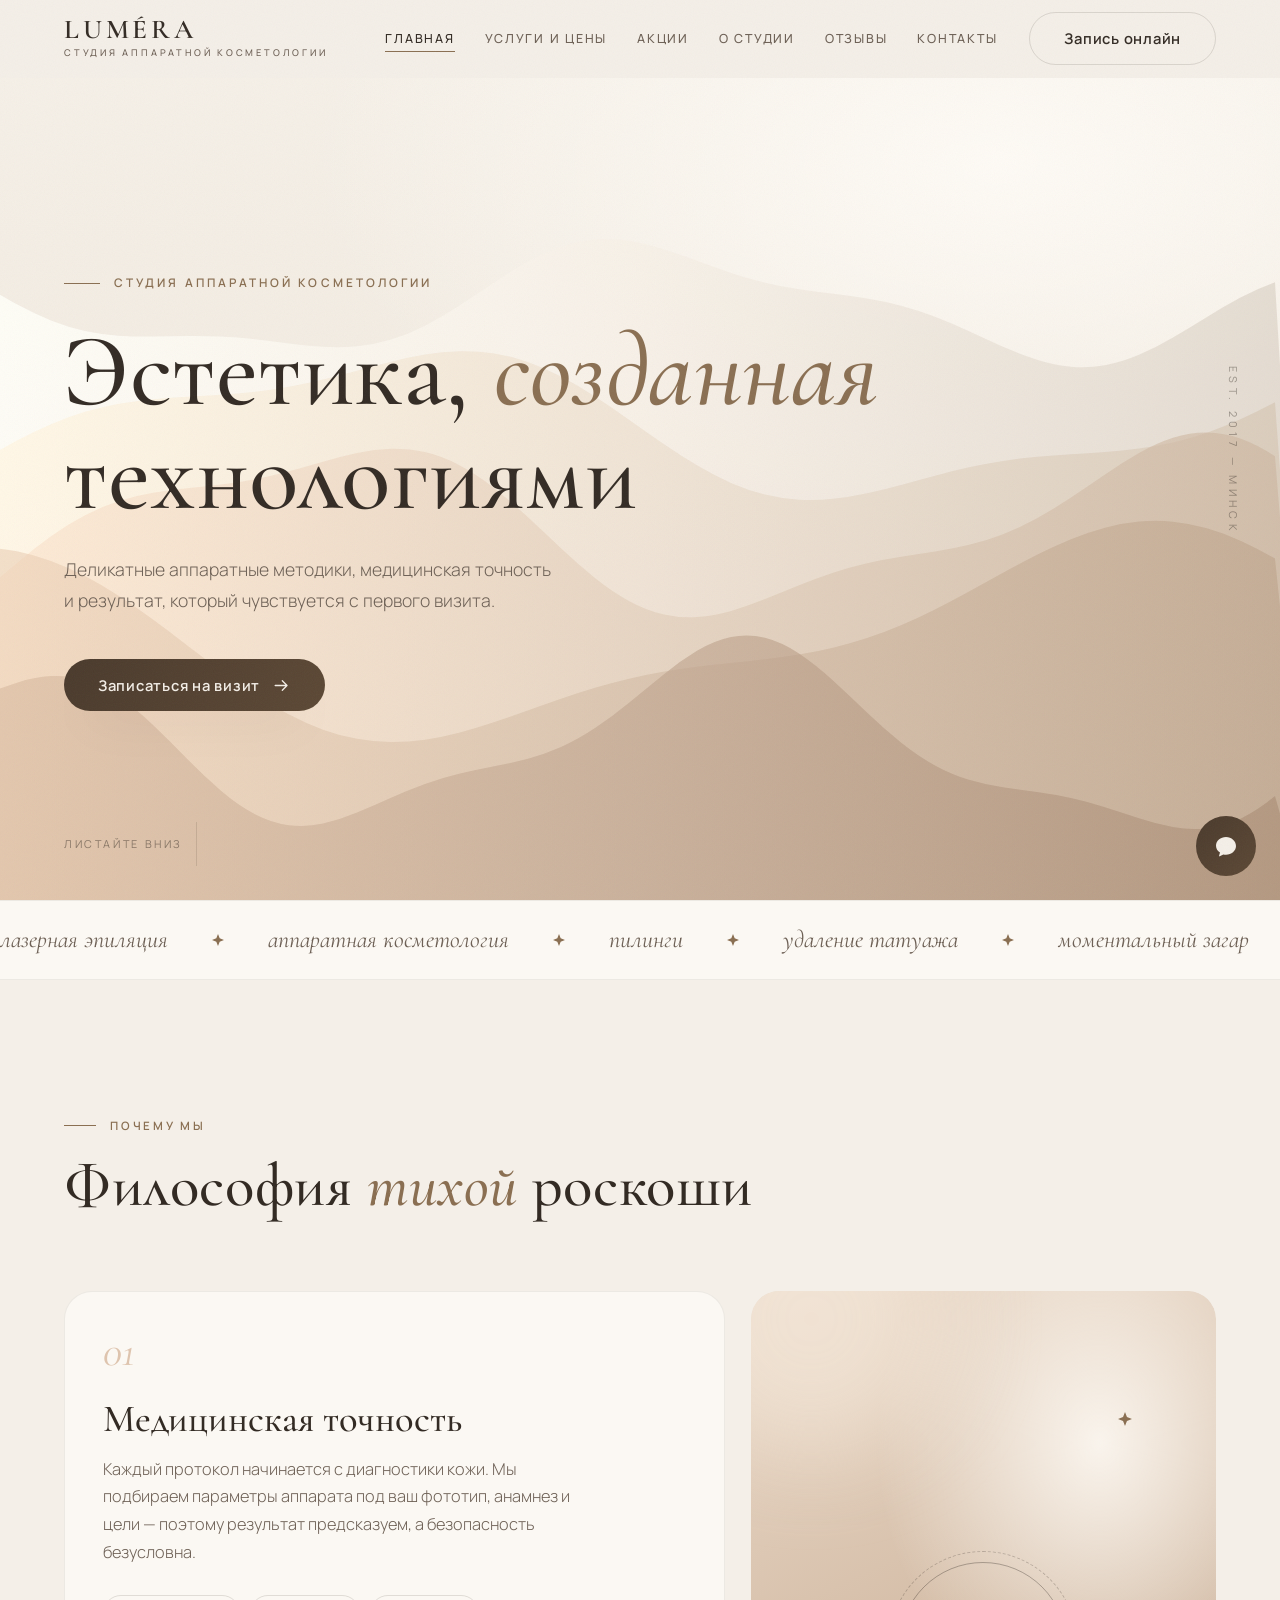
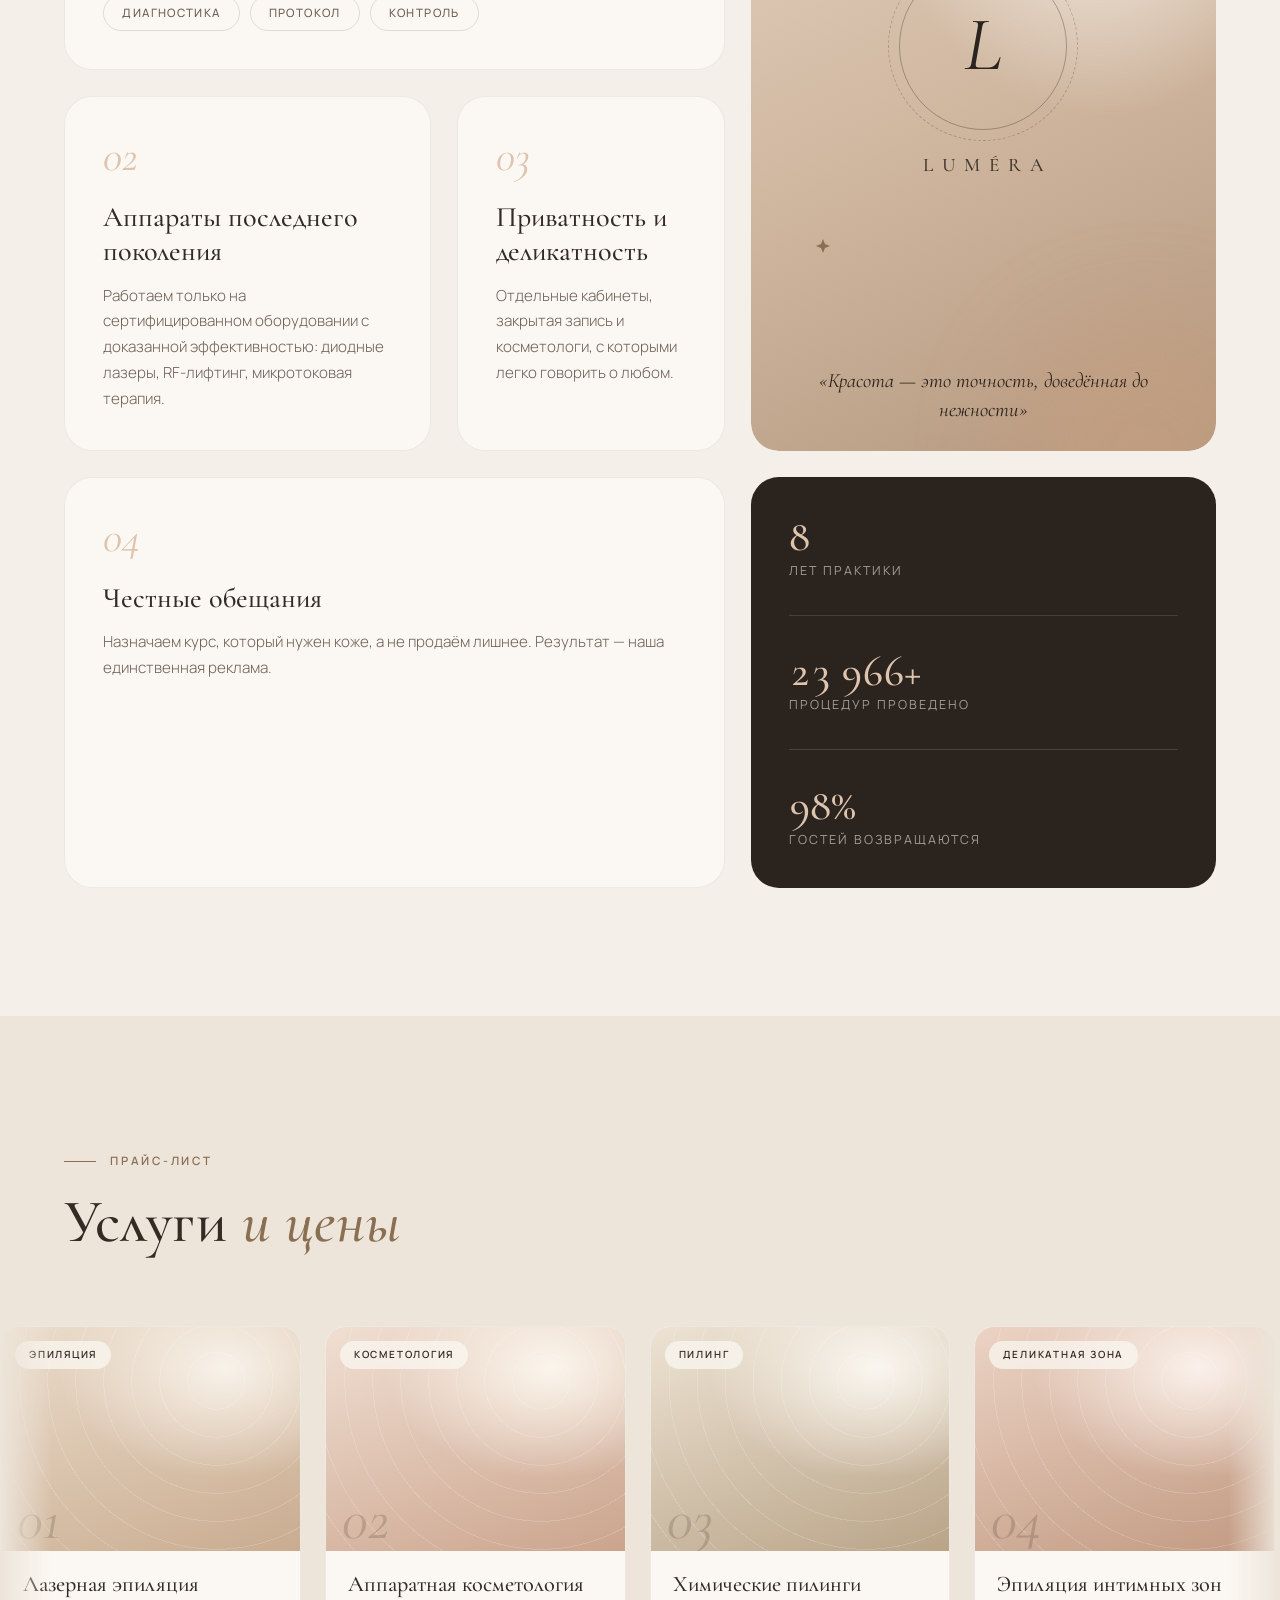
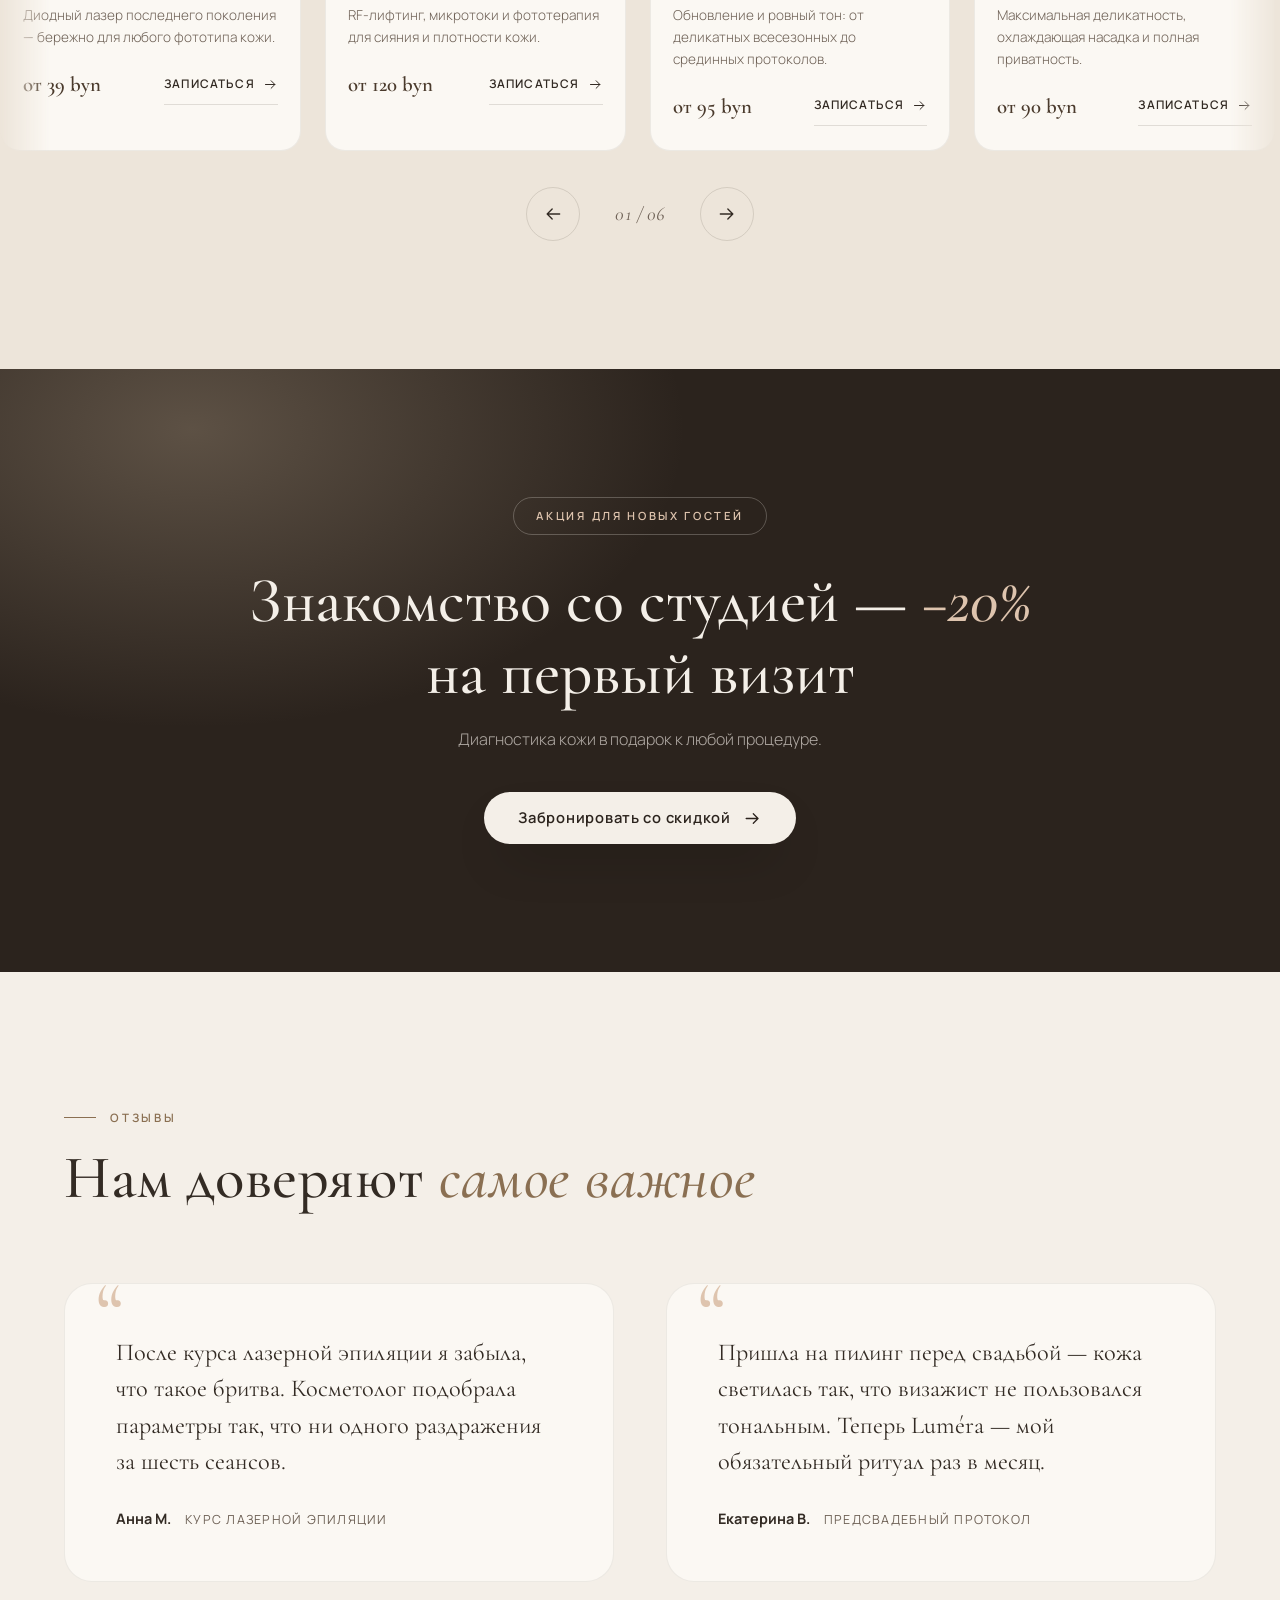
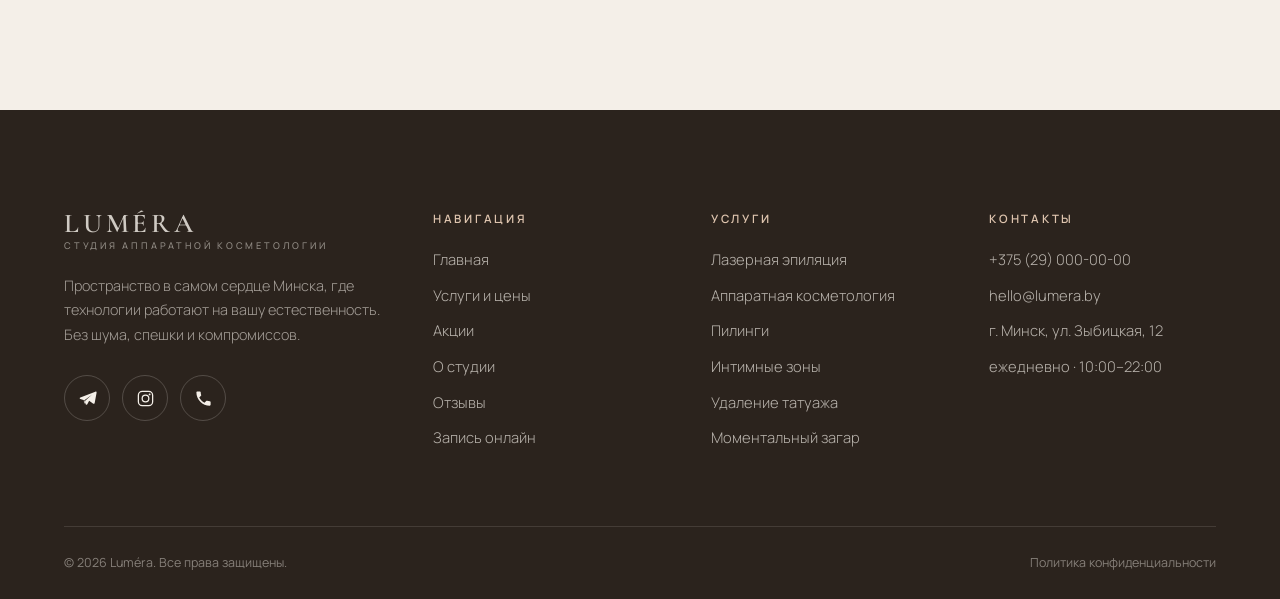
<file: index.html>
<!DOCTYPE html>
<html lang="ru">
<head>
  <meta charset="UTF-8">
  <meta name="viewport" content="width=device-width, initial-scale=1.0">
  <title>LUMÉRA — студия аппаратной косметологии в Минске</title>
  <meta name="description" content="LUMÉRA — студия аппаратной косметологии в Минске: лазерная эпиляция, косметология, пилинги, удаление татуажа, моментальный загар.">
  <meta name="theme-color" content="#F4EFE8">
  <link rel="icon" href="data:image/svg+xml,%3Csvg xmlns='http://www.w3.org/2000/svg' viewBox='0 0 64 64'%3E%3Crect width='64' height='64' rx='14' fill='%234A3A2C'/%3E%3Ctext x='32' y='44' font-family='Georgia' font-size='36' font-style='italic' fill='%23F4EFE8' text-anchor='middle'%3EL%3C/text%3E%3C/svg%3E">

  <link rel="preconnect" href="https://fonts.googleapis.com">
  <link rel="preconnect" href="https://fonts.gstatic.com" crossorigin>
  <link href="https://fonts.googleapis.com/css2?family=Cormorant+Garamond:ital,wght@0,300;0,400;0,500;0,600;1,400;1,500&family=Manrope:wght@300;400;500;600;700&display=swap" rel="stylesheet">

  <link rel="stylesheet" href="styles.css">
</head>
<body>

  <a class="skip-link" href="#main">Перейти к содержанию</a>

  <div class="mobile-top-fill" aria-hidden="true"></div>

  <!-- SVG-спрайт иконок -->
  <svg xmlns="http://www.w3.org/2000/svg" style="display:none" aria-hidden="true">
    <symbol id="i-spark" viewBox="0 0 10 10">
      <path d="M5 0l1.4 3.6L10 5 6.4 6.4 5 10 3.6 6.4 0 5l3.6-1.4z"/>
    </symbol>
    <symbol id="i-arrow" viewBox="0 0 24 24">
      <path d="M4 12h15M13 6l6 6-6 6" fill="none" stroke="currentColor" stroke-width="1.6" stroke-linecap="round" stroke-linejoin="round"/>
    </symbol>
    <symbol id="i-chat" viewBox="0 0 24 24">
      <path d="M12 3C6.48 3 2 6.9 2 11.7c0 2.8 1.56 5.3 3.98 6.9l-.9 3.13c-.1.4.3.8.7.6l3.56-1.9c.84.2 1.72.27 2.66.27 5.52 0 10-3.9 10-8.7S17.52 3 12 3z"/>
    </symbol>
    <symbol id="i-close" viewBox="0 0 24 24">
      <path d="M6 6l12 12M18 6L6 18" fill="none" stroke="currentColor" stroke-width="1.6" stroke-linecap="round"/>
    </symbol>
    <symbol id="i-phone" viewBox="0 0 24 24">
      <path d="M6.62 10.79c1.44 2.83 3.76 5.15 6.59 6.59l2.2-2.2c.28-.28.67-.36 1.02-.25 1.12.37 2.33.57 3.57.57.55 0 1 .45 1 1V20c0 .55-.45 1-1 1C10.61 21 3 13.39 3 4c0-.55.45-1 1-1h3.5c.55 0 1 .45 1 1 0 1.24.2 2.45.57 3.57.11.35.03.74-.25 1.02l-2.2 2.2z"/>
    </symbol>
    <symbol id="i-telegram" viewBox="0 0 24 24">
      <path d="M21.9 3.4 2.94 10.8c-1 .4-1 1.46.03 1.78l4.86 1.5 1.9 5.12c.34.94 1.6 1 2.04.12l2.3-4.42 4.8 3.52c.84.6 1.98.15 2.2-.86l2.4-12.9c.2-1.03-.72-1.76-1.57-1.26zM9.06 14.9l-.4 3.9-1.5-4.05 10.4-7.4-8.5 7.55z"/>
    </symbol>
    <symbol id="i-instagram" viewBox="0 0 24 24">
      <rect x="3" y="3" width="18" height="18" rx="5" fill="none" stroke="currentColor" stroke-width="1.6"/>
      <circle cx="12" cy="12" r="4.2" fill="none" stroke="currentColor" stroke-width="1.6"/>
      <circle cx="17.2" cy="6.8" r="1.2"/>
    </symbol>
  </svg>

  <!-- ══════════════ HEADER ══════════════ -->
  <header class="header" id="header">
    <div class="header__inner">
      <a href="index.html" class="logo" aria-label="LUMÉRA — на главную">
        <span class="logo__mark">Luméra</span>
        <span class="logo__caption">студия аппаратной косметологии</span>
      </a>

      <nav class="nav" aria-label="Основная навигация">
        <a href="#hero"     class="nav__link is-active">Главная</a>
        <a href="#services" class="nav__link">Услуги и цены</a>
        <a href="#offers"   class="nav__link">Акции</a>
        <a href="#about"    class="nav__link">О студии</a>
        <a href="#reviews"  class="nav__link">Отзывы</a>
        <a href="#contacts" class="nav__link">Контакты</a>
      </nav>

      <a href="booking.html" class="btn btn--outline btn--header">Запись онлайн</a>

      <button class="burger" id="burger" aria-expanded="false" aria-controls="mobileMenu" aria-label="Открыть меню">
        <span></span><span></span>
      </button>
    </div>
  </header>

  <!-- ══════════════ МОБИЛЬНОЕ МЕНЮ ══════════════ -->
  <div class="mobile-menu" id="mobileMenu" aria-hidden="true">
    <nav class="mobile-menu__nav" aria-label="Мобильная навигация">
      <a href="#hero"><i>01</i>Главная</a>
      <a href="#services"><i>02</i>Услуги и цены</a>
      <a href="#offers"><i>03</i>Акции</a>
      <a href="#about"><i>04</i>О студии</a>
      <a href="#reviews"><i>05</i>Отзывы</a>
      <a href="#contacts"><i>06</i>Контакты</a>
      <a href="booking.html" class="mobile-menu__cta"><i>→</i>Запись онлайн</a>
    </nav>
    <div class="mobile-menu__meta">
      <a href="tel:+375290000000">+375 (29) 000-00-00</a>
      <span>ежедневно · 10:00–22:00</span>
    </div>
  </div>

  <main id="main">

    <!-- ══════════════ HERO ══════════════ -->
    <section class="hero" id="hero">
      <canvas class="hero__canvas" id="silkCanvas" aria-hidden="true"></canvas>

      <div class="hero__content">
        <p class="hero__eyebrow reveal">Студия аппаратной косметологии</p>
        <h1 class="hero__title reveal reveal--blur" style="--d:.12s">Эстетика, <em>созданная</em><br>технологиями</h1>
        <p class="hero__sub reveal" style="--d:.24s">Деликатные аппаратные методики, медицинская точность<br class="br-desk"> и результат, который чувствуется с первого визита.</p>
        <div class="hero__cta reveal" style="--d:.36s">
          <a href="booking.html" class="btn btn--primary">
            Записаться на визит
            <svg class="btn__icon" aria-hidden="true"><use href="#i-arrow"/></svg>
          </a>
        </div>
      </div>

      <span class="hero__side" aria-hidden="true">est. 2017 — минск</span>

      <div class="hero__hint" aria-hidden="true">
        <span>листайте вниз</span><i></i>
      </div>
    </section>

    <!-- ══════════════ MARQUEE ══════════════ -->
    <div class="marquee" aria-hidden="true">
      <div class="marquee__track">
        <span class="marquee__group">лазерная эпиляция <svg class="marquee__spark"><use href="#i-spark"/></svg> аппаратная косметология <svg class="marquee__spark"><use href="#i-spark"/></svg> пилинги <svg class="marquee__spark"><use href="#i-spark"/></svg> удаление татуажа <svg class="marquee__spark"><use href="#i-spark"/></svg> моментальный загар <svg class="marquee__spark"><use href="#i-spark"/></svg></span>
        <span class="marquee__group">лазерная эпиляция <svg class="marquee__spark"><use href="#i-spark"/></svg> аппаратная косметология <svg class="marquee__spark"><use href="#i-spark"/></svg> пилинги <svg class="marquee__spark"><use href="#i-spark"/></svg> удаление татуажа <svg class="marquee__spark"><use href="#i-spark"/></svg> моментальный загар <svg class="marquee__spark"><use href="#i-spark"/></svg></span>
      </div>
    </div>

    <!-- ══════════════ ПОЧЕМУ МЫ ══════════════ -->
    <section class="section why" id="about">
      <div class="section__head">
        <span class="section__label reveal">Почему мы</span>
        <h2 class="section__title reveal reveal--blur" style="--d:.1s">Философия <em>тихой</em> роскоши</h2>
      </div>

      <div class="why__grid">
        <article class="why__card why__card--lead reveal">
          <span class="why__num">01</span>
          <h3>Медицинская точность</h3>
          <p>Каждый протокол начинается с диагностики кожи. Мы подбираем параметры аппарата под ваш фототип, анамнез и цели — поэтому результат предсказуем, а безопасность безусловна.</p>
          <ul class="why__tags">
            <li>Диагностика</li><li>Протокол</li><li>Контроль</li>
          </ul>
        </article>

        <figure class="why__card why__card--art reveal reveal--art" style="--d:.12s">
          <span class="art__blob art__blob--1" aria-hidden="true"></span>
          <span class="art__blob art__blob--2" aria-hidden="true"></span>
          <svg class="art__spark art__spark--1" aria-hidden="true"><use href="#i-spark"/></svg>
          <svg class="art__spark art__spark--2" aria-hidden="true"><use href="#i-spark"/></svg>
          <span class="art__ring" aria-hidden="true"><span class="art__mono">L</span></span>
          <span class="art__word">Luméra</span>
          <figcaption class="why__art-quote">«Красота — это точность, доведённая до нежности»</figcaption>
        </figure>

        <article class="why__card why__card--c02 reveal" style="--d:.06s">
          <span class="why__num">02</span>
          <h3>Аппараты последнего поколения</h3>
          <p>Работаем только на сертифицированном оборудовании с доказанной эффективностью: диодные лазеры, RF-лифтинг, микротоковая терапия.</p>
        </article>

        <article class="why__card why__card--c03 reveal" style="--d:.12s">
          <span class="why__num">03</span>
          <h3>Приватность и деликатность</h3>
          <p>Отдельные кабинеты, закрытая запись и косметологи, с которыми легко говорить о любом.</p>
        </article>

        <article class="why__card why__card--c04 reveal" style="--d:.08s">
          <span class="why__num">04</span>
          <h3>Честные обещания</h3>
          <p>Назначаем курс, который нужен коже, а не продаём лишнее. Результат — наша единственная реклама.</p>
        </article>

        <div class="why__stats reveal" style="--d:.16s">
          <div><strong data-count="8">0</strong><span>лет практики</span></div>
          <div><strong data-count="24000" data-suffix="+">0</strong><span>процедур проведено</span></div>
          <div><strong data-count="98" data-suffix="%">0</strong><span>гостей возвращаются</span></div>
        </div>
      </div>
    </section>

    <!-- ══════════════ УСЛУГИ И ЦЕНЫ ══════════════ -->
    <section class="section services" id="services">
      <div class="services__head">
        <span class="section__label reveal">Прайс-лист</span>
        <h2 class="section__title reveal reveal--blur" style="--d:.1s">Услуги <em>и цены</em></h2>
      </div>

      <div class="services__viewport">
        <ul class="services__track" id="servicesTrack" tabindex="0" aria-label="Карусель услуг">

          <li class="service-card reveal">
            <a class="service-card__media service-card__media--laser" href="booking.html" tabindex="-1" aria-hidden="true">
              <span class="service-card__tag">Эпиляция</span>
              <span class="service-card__num">01</span>
            </a>
            <div class="service-card__body">
              <h3>Лазерная эпиляция</h3>
              <p>Диодный лазер последнего поколения — бережно для любого фототипа кожи.</p>
              <div class="service-card__row">
                <span class="service-card__price">от 39 byn</span>
                <a class="service-card__link" href="booking.html">Записаться <svg class="btn__icon" aria-hidden="true"><use href="#i-arrow"/></svg></a>
              </div>
            </div>
          </li>

          <li class="service-card reveal" style="--d:.08s">
            <a class="service-card__media service-card__media--cosmo" href="booking.html" tabindex="-1" aria-hidden="true">
              <span class="service-card__tag">Косметология</span>
              <span class="service-card__num">02</span>
            </a>
            <div class="service-card__body">
              <h3>Аппаратная косметология</h3>
              <p>RF-лифтинг, микротоки и фототерапия для сияния и плотности кожи.</p>
              <div class="service-card__row">
                <span class="service-card__price">от 120 byn</span>
                <a class="service-card__link" href="booking.html">Записаться <svg class="btn__icon" aria-hidden="true"><use href="#i-arrow"/></svg></a>
              </div>
            </div>
          </li>

          <li class="service-card reveal" style="--d:.16s">
            <a class="service-card__media service-card__media--peel" href="booking.html" tabindex="-1" aria-hidden="true">
              <span class="service-card__tag">Пилинг</span>
              <span class="service-card__num">03</span>
            </a>
            <div class="service-card__body">
              <h3>Химические пилинги</h3>
              <p>Обновление и ровный тон: от деликатных всесезонных до срединных протоколов.</p>
              <div class="service-card__row">
                <span class="service-card__price">от 95 byn</span>
                <a class="service-card__link" href="booking.html">Записаться <svg class="btn__icon" aria-hidden="true"><use href="#i-arrow"/></svg></a>
              </div>
            </div>
          </li>

          <li class="service-card reveal" style="--d:.24s">
            <a class="service-card__media service-card__media--intimate" href="booking.html" tabindex="-1" aria-hidden="true">
              <span class="service-card__tag">Деликатная зона</span>
              <span class="service-card__num">04</span>
            </a>
            <div class="service-card__body">
              <h3>Эпиляция интимных зон</h3>
              <p>Максимальная деликатность, охлаждающая насадка и полная приватность.</p>
              <div class="service-card__row">
                <span class="service-card__price">от 90 byn</span>
                <a class="service-card__link" href="booking.html">Записаться <svg class="btn__icon" aria-hidden="true"><use href="#i-arrow"/></svg></a>
              </div>
            </div>
          </li>

          <li class="service-card reveal" style="--d:.32s">
            <a class="service-card__media service-card__media--tattoo" href="booking.html" tabindex="-1" aria-hidden="true">
              <span class="service-card__tag">Лазерные технологии</span>
              <span class="service-card__num">05</span>
            </a>
            <div class="service-card__body">
              <h3>Удаление татуажа</h3>
              <p>Неодимовый лазер стирает перманентный макияж без рубцов и следов.</p>
              <div class="service-card__row">
                <span class="service-card__price">от 70 byn</span>
                <a class="service-card__link" href="booking.html">Записаться <svg class="btn__icon" aria-hidden="true"><use href="#i-arrow"/></svg></a>
              </div>
            </div>
          </li>

          <li class="service-card reveal" style="--d:.4s">
            <a class="service-card__media service-card__media--tan" href="booking.html" tabindex="-1" aria-hidden="true">
              <span class="service-card__tag">Загар</span>
              <span class="service-card__num">06</span>
            </a>
            <div class="service-card__body">
              <h3>Моментальный загар</h3>
              <p>Ровный бронзовый оттенок за один визит — без солнца и вреда для кожи.</p>
              <div class="service-card__row">
                <span class="service-card__price">от 40 byn</span>
                <a class="service-card__link" href="booking.html">Записаться <svg class="btn__icon" aria-hidden="true"><use href="#i-arrow"/></svg></a>
              </div>
            </div>
          </li>

        </ul>
      </div>

      <!-- управление каруселью — под лентой -->
      <div class="services__footer reveal">
  <button class="slider-btn" id="sliderPrev" aria-label="Предыдущие услуги">
    <svg class="btn__icon" aria-hidden="true"><use href="#i-arrow"/></svg>
  </button>
  <span class="services__counter" id="sliderCount" aria-live="polite">01 / 06</span>
  <button class="slider-btn" id="sliderNext" aria-label="Следующие услуги">
    <svg class="btn__icon" aria-hidden="true"><use href="#i-arrow"/></svg>
  </button>
</div>
    </section>

    <!-- ══════════════ АКЦИИ ══════════════ -->
    <section class="offers" id="offers">
      <div class="offers__inner reveal">
        <span class="offers__label">Акция для новых гостей</span>
        <h2 class="offers__title reveal reveal--blur" style="--d:.12s">Знакомство со студией — <em>−20%</em><br>на первый визит</h2>
        <p class="offers__sub">Диагностика кожи в подарок к любой процедуре.</p>
        <a href="booking.html" class="btn btn--light">
          Забронировать со скидкой
          <svg class="btn__icon" aria-hidden="true"><use href="#i-arrow"/></svg>
        </a>
      </div>
    </section>

    <!-- ══════════════ ОТЗЫВЫ ══════════════ -->
    <section class="section reviews" id="reviews">
      <div class="section__head">
        <span class="section__label reveal">Отзывы</span>
        <h2 class="section__title reveal reveal--blur" style="--d:.1s">Нам доверяют <em>самое важное</em></h2>
      </div>

      <div class="reviews__grid">
        <blockquote class="review reveal">
          <p>После курса лазерной эпиляции я забыла, что такое бритва. Косметолог подобрала параметры так, что ни одного раздражения за шесть сеансов.</p>
          <footer><cite>Анна М.</cite><span>курс лазерной эпиляции</span></footer>
        </blockquote>

        <blockquote class="review reveal" style="--d:.14s">
          <p>Пришла на пилинг перед свадьбой — кожа светилась так, что визажист не пользовался тональным. Теперь Luméra — мой обязательный ритуал раз в месяц.</p>
          <footer><cite>Екатерина В.</cite><span>предсвадебный протокол</span></footer>
        </blockquote>
      </div>
    </section>

  </main>

  <!-- ══════════════ FOOTER ══════════════ -->
  <footer class="footer" id="contacts">
    <div class="footer__grid">
      <div class="footer__brand">
        <a href="index.html" class="logo logo--footer" aria-label="LUMÉRA — на главную">
          <span class="logo__mark">Luméra</span>
          <span class="logo__caption">студия аппаратной косметологии</span>
        </a>
        <p class="footer__desc">Пространство в самом сердце Минска, где технологии работают на вашу естественность. Без шума, спешки и компромиссов.</p>
        <div class="footer__socials">
          <a href="https://t.me/" aria-label="Telegram" target="_blank" rel="noopener"><svg aria-hidden="true"><use href="#i-telegram"/></svg></a>
          <a href="https://instagram.com/" aria-label="Instagram" target="_blank" rel="noopener"><svg aria-hidden="true"><use href="#i-instagram"/></svg></a>
          <a href="tel:+375290000000" aria-label="Позвонить"><svg aria-hidden="true"><use href="#i-phone"/></svg></a>
        </div>
      </div>

      <nav class="footer__col" aria-label="Навигация по сайту">
        <h4>Навигация</h4>
        <a href="#hero">Главная</a>
        <a href="#services">Услуги и цены</a>
        <a href="#offers">Акции</a>
        <a href="#about">О студии</a>
        <a href="#reviews">Отзывы</a>
        <a href="booking.html">Запись онлайн</a>
      </nav>

      <div class="footer__col">
        <h4>Услуги</h4>
        <a href="#services">Лазерная эпиляция</a>
        <a href="#services">Аппаратная косметология</a>
        <a href="#services">Пилинги</a>
        <a href="#services">Интимные зоны</a>
        <a href="#services">Удаление татуажа</a>
        <a href="#services">Моментальный загар</a>
      </div>

      <div class="footer__col">
        <h4>Контакты</h4>
        <a href="tel:+375290000000">+375 (29) 000-00-00</a>
        <a href="mailto:hello@lumera.by">hello@lumera.by</a>
        <span>г. Минск, ул. Зыбицкая, 12</span>
        <span>ежедневно · 10:00–22:00</span>
      </div>
    </div>

    <div class="footer__bottom">
      <span>© <span id="year">2026</span> Luméra. Все права защищены.</span>
      <a href="#">Политика конфиденциальности</a>
    </div>
  </footer>

  <!-- ══════════════ FAB ══════════════ -->
  <div class="fab" id="fabWrap">
    <div class="fab__actions" id="fabActions">
      <a href="https://t.me/" class="fab__option" target="_blank" rel="noopener">
        <span class="fab__option-label">Написать в Telegram</span>
        <span class="fab__option-icon"><svg aria-hidden="true"><use href="#i-telegram"/></svg></span>
      </a>
      <a href="tel:+375290000000" class="fab__option">
        <span class="fab__option-label">Прямой звонок</span>
        <span class="fab__option-icon"><svg aria-hidden="true"><use href="#i-phone"/></svg></span>
      </a>
    </div>
    <button class="fab__main" id="fabToggle" aria-expanded="false" aria-controls="fabActions" aria-label="Связаться с нами">
      <svg class="fab__icon fab__icon--chat" aria-hidden="true"><use href="#i-chat"/></svg>
      <svg class="fab__icon fab__icon--close" aria-hidden="true"><use href="#i-close"/></svg>
    </button>
  </div>

  <script src="script.js"></script>
</body>
</html>
</file>
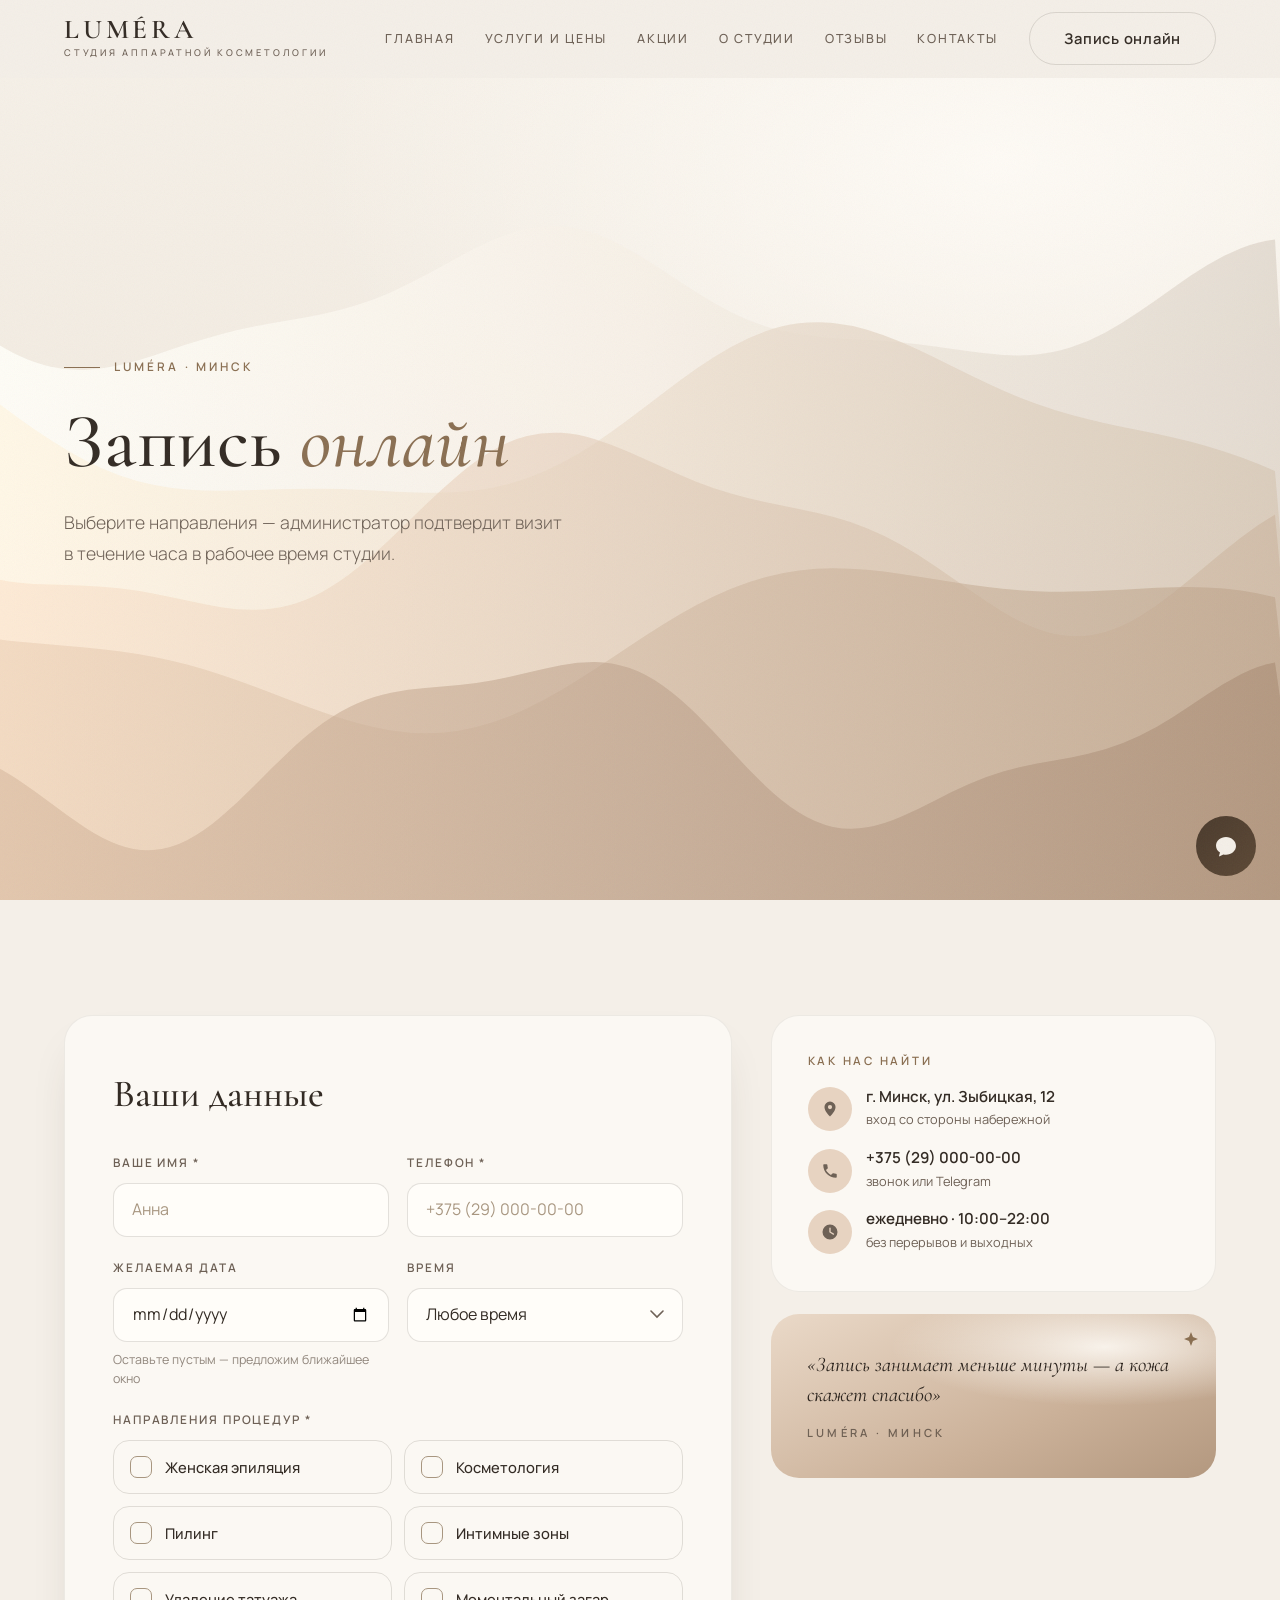
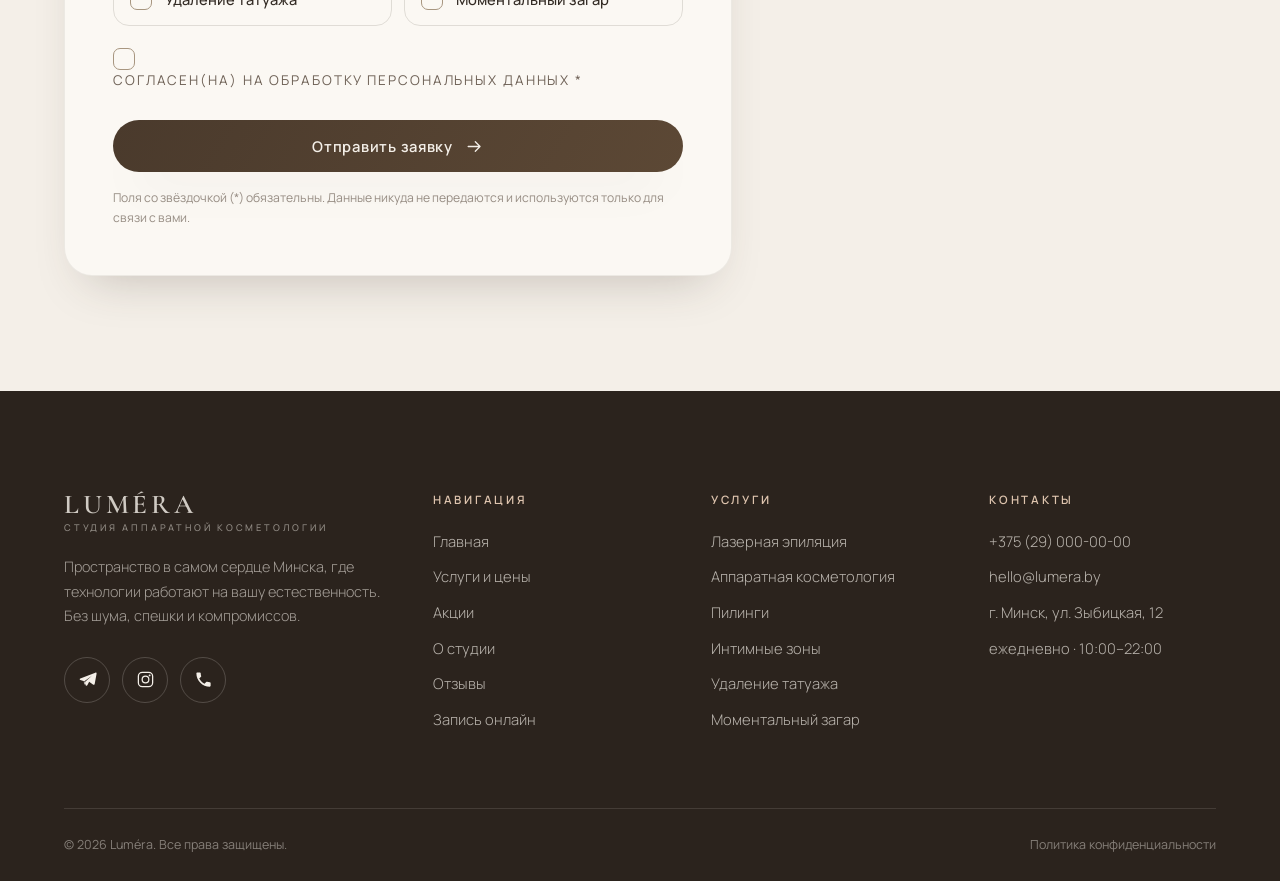
<file: booking.html>
<!DOCTYPE html>
<html lang="ru">
<head>
  <meta charset="UTF-8">
  <meta name="viewport" content="width=device-width, initial-scale=1.0">
  <title>Запись онлайн — LUMÉRA, студия аппаратной косметологии в Минске</title>
  <meta name="description" content="Онлайн-запись в студию аппаратной косметологии Luméra в Минске: эпиляция, косметология, пилинги, удаление татуажа, моментальный загар.">
  <meta name="theme-color" content="#F4EFE8">
  <link rel="icon" href="data:image/svg+xml,%3Csvg xmlns='http://www.w3.org/2000/svg' viewBox='0 0 64 64'%3E%3Crect width='64' height='64' rx='14' fill='%234A3A2C'/%3E%3Ctext x='32' y='44' font-family='Georgia' font-size='36' font-style='italic' fill='%23F4EFE8' text-anchor='middle'%3EL%3C/text%3E%3C/svg%3E">

  <link rel="preconnect" href="https://fonts.googleapis.com">
  <link rel="preconnect" href="https://fonts.gstatic.com" crossorigin>
  <link href="https://fonts.googleapis.com/css2?family=Cormorant+Garamond:ital,wght@0,300;0,400;0,500;0,600;1,400;1,500&family=Manrope:wght@300;400;500;600;700&display=swap" rel="stylesheet">

  <link rel="stylesheet" href="styles.css">
</head>
<body>

  <a class="skip-link" href="#main">Перейти к содержанию</a>

  <div class="mobile-top-fill" aria-hidden="true"></div>

  <!-- SVG-спрайт (тот же, что и на главной) -->
  <svg xmlns="http://www.w3.org/2000/svg" style="display:none" aria-hidden="true">
    <symbol id="i-spark" viewBox="0 0 10 10">
      <path d="M5 0l1.4 3.6L10 5 6.4 6.4 5 10 3.6 6.4 0 5l3.6-1.4z"/>
    </symbol>
    <symbol id="i-arrow" viewBox="0 0 24 24">
      <path d="M4 12h15M13 6l6 6-6 6" fill="none" stroke="currentColor" stroke-width="1.6" stroke-linecap="round" stroke-linejoin="round"/>
    </symbol>
    <symbol id="i-chat" viewBox="0 0 24 24">
      <path d="M12 3C6.48 3 2 6.9 2 11.7c0 2.8 1.56 5.3 3.98 6.9l-.9 3.13c-.1.4.3.8.7.6l3.56-1.9c.84.2 1.72.27 2.66.27 5.52 0 10-3.9 10-8.7S17.52 3 12 3z"/>
    </symbol>
    <symbol id="i-close" viewBox="0 0 24 24">
      <path d="M6 6l12 12M18 6L6 18" fill="none" stroke="currentColor" stroke-width="1.6" stroke-linecap="round"/>
    </symbol>
    <symbol id="i-phone" viewBox="0 0 24 24">
      <path d="M6.62 10.79c1.44 2.83 3.76 5.15 6.59 6.59l2.2-2.2c.28-.28.67-.36 1.02-.25 1.12.37 2.33.57 3.57.57.55 0 1 .45 1 1V20c0 .55-.45 1-1 1C10.61 21 3 13.39 3 4c0-.55.45-1 1-1h3.5c.55 0 1 .45 1 1 0 1.24.2 2.45.57 3.57.11.35.03.74-.25 1.02l-2.2 2.2z"/>
    </symbol>
    <symbol id="i-telegram" viewBox="0 0 24 24">
      <path d="M21.9 3.4 2.94 10.8c-1 .4-1 1.46.03 1.78l4.86 1.5 1.9 5.12c.34.94 1.6 1 2.04.12l2.3-4.42 4.8 3.52c.84.6 1.98.15 2.2-.86l2.4-12.9c.2-1.03-.72-1.76-1.57-1.26zM9.06 14.9l-.4 3.9-1.5-4.05 10.4-7.4-8.5 7.55z"/>
    </symbol>
    <symbol id="i-instagram" viewBox="0 0 24 24">
      <rect x="3" y="3" width="18" height="18" rx="5" fill="none" stroke="currentColor" stroke-width="1.6"/>
      <circle cx="12" cy="12" r="4.2" fill="none" stroke="currentColor" stroke-width="1.6"/>
      <circle cx="17.2" cy="6.8" r="1.2"/>
    </symbol>
    <symbol id="i-pin" viewBox="0 0 24 24">
      <path d="M12 2a7.4 7.4 0 0 0-7.4 7.4c0 5.5 6.6 11.9 6.9 12.2a.8.8 0 0 0 1 0c.3-.3 6.9-6.7 6.9-12.2A7.4 7.4 0 0 0 12 2zm0 10.2a2.8 2.8 0 1 1 0-5.6 2.8 2.8 0 0 1 0 5.6z"/>
    </symbol>
    <symbol id="i-clock" viewBox="0 0 24 24">
      <path d="M12 2a10 10 0 1 0 0 20 10 10 0 0 0 0-20zm4.2 13.6-4.7-2.8a.8.8 0 0 1-.4-.7V7a.9.9 0 1 1 1.8 0v4.6l4.2 2.5a.8.8 0 0 1-.9 1.5z"/>
    </symbol>
  </svg>

  <!-- ══════════════ HEADER (ссылки ведут на якоря главной) ══════════════ -->
  <header class="header" id="header">
    <div class="header__inner">
      <a href="index.html" class="logo" aria-label="LUMÉRA — на главную">
        <span class="logo__mark">Luméra</span>
        <span class="logo__caption">студия аппаратной косметологии</span>
      </a>

      <nav class="nav" aria-label="Основная навигация">
        <a href="index.html#hero"     class="nav__link">Главная</a>
        <a href="index.html#services" class="nav__link">Услуги и цены</a>
        <a href="index.html#offers"   class="nav__link">Акции</a>
        <a href="index.html#about"    class="nav__link">О студии</a>
        <a href="index.html#reviews"  class="nav__link">Отзывы</a>
        <a href="index.html#contacts" class="nav__link">Контакты</a>
      </nav>

      <a href="booking.html" class="btn btn--outline btn--header" aria-current="page">Запись онлайн</a>
            <a href="index.html" class="back-home" aria-label="Вернуться на главную">
        <svg aria-hidden="true"><use href="#i-arrow"/></svg>
      </a>

      <button class="burger" id="burger" aria-expanded="false" aria-controls="mobileMenu" aria-label="Открыть меню">
        <span></span><span></span>
      </button>
    </div>
  </header>

  <!-- ══════════════ МОБИЛЬНОЕ МЕНЮ ══════════════ -->
  <div class="mobile-menu" id="mobileMenu" aria-hidden="true">
    <nav class="mobile-menu__nav" aria-label="Мобильная навигация">
      <a href="index.html#hero"><i>01</i>Главная</a>
      <a href="index.html#services"><i>02</i>Услуги и цены</a>
      <a href="index.html#offers"><i>03</i>Акции</a>
      <a href="index.html#about"><i>04</i>О студии</a>
      <a href="index.html#reviews"><i>05</i>Отзывы</a>
      <a href="index.html#contacts"><i>06</i>Контакты</a>
      <a href="booking.html" class="mobile-menu__cta"><i>→</i>Запись онлайн</a>
    </nav>
    <div class="mobile-menu__meta">
      <a href="tel:+375290000000">+375 (29) 000-00-00</a>
      <span>ежедневно · 10:00–22:00</span>
    </div>
  </div>

  <main id="main">

    <!-- ══════════════ ШАПКА СТРАНИЦЫ с шёлком ══════════════ -->
    <section class="hero hero--page">
      <canvas class="hero__canvas" id="silkCanvas" aria-hidden="true"></canvas>
      <div class="hero__content">
        <p class="hero__eyebrow reveal">Luméra · Минск</p>
        <h1 class="hero__title reveal reveal--blur" style="--d:.12s">Запись <em>онлайн</em></h1>
        <p class="hero__sub reveal" style="--d:.24s">Выберите направления — администратор подтвердит визит<br class="br-desk"> в течение часа в рабочее время студии.</p>
      </div>
    </section>

    <!-- ══════════════ ФОРМА ЗАПИСИ ══════════════ -->
    <section class="booking">
      <div class="booking__wrap">

        <!-- левая колонка: форма / экран успеха -->
        <div class="booking__left">

          <form class="booking__form reveal" id="bookingForm" novalidate>
                        <h2 class="booking__form-title">Ваши данные</h2>

            <!-- ловушка для ботов: человек не видит -->
            <input type="text" name="company" class="form__hp" tabindex="-1" autocomplete="off" aria-hidden="true">

            <div class="form__row">
              <div class="field">
                <label for="bookName">Ваше имя *</label>
                <input type="text" id="bookName" name="name" placeholder="Анна" autocomplete="name" maxlength="60">
                <span class="field__error" aria-live="polite"></span>
              </div>
              <div class="field">
                <label for="bookPhone">Телефон *</label>
                <input type="tel" id="bookPhone" name="phone" placeholder="+375 (29) 000-00-00" autocomplete="tel">
                <span class="field__error" aria-live="polite"></span>
              </div>
            </div>

            <div class="form__row">
              <div class="field">
                <label for="bookDate">Желаемая дата</label>
                <input type="date" id="bookDate" name="date">
                <span class="field__hint">Оставьте пустым — предложим ближайшее окно</span>
              </div>
              <div class="field">
                <label for="bookTime">Время</label>
                <select id="bookTime" name="time">
                  <option value="" selected>Любое время</option>
                  <option>10:00</option><option>11:00</option><option>12:00</option>
                  <option>13:00</option><option>14:00</option><option>15:00</option>
                  <option>16:00</option><option>17:00</option><option>18:00</option>
                  <option>19:00</option><option>20:00</option><option>21:00</option>
                </select>
                <span class="field__error" aria-live="polite"></span>
              </div>
            </div>

            <fieldset class="field field--checks" id="bookServices">
              <legend>Направления процедур *</legend>
              <div class="checks">
                <label class="check">
                  <input type="checkbox" name="service" value="Женская эпиляция">
                  <span class="check__box" aria-hidden="true"><svg viewBox="0 0 14 12"><path d="M1.5 6.5 5 10 12.5 1.5" fill="none" stroke="currentColor" stroke-width="2" stroke-linecap="round" stroke-linejoin="round"/></svg></span>
                  <span class="check__text">Женская эпиляция</span>
                </label>
                <label class="check">
                  <input type="checkbox" name="service" value="Косметология">
                  <span class="check__box" aria-hidden="true"><svg viewBox="0 0 14 12"><path d="M1.5 6.5 5 10 12.5 1.5" fill="none" stroke="currentColor" stroke-width="2" stroke-linecap="round" stroke-linejoin="round"/></svg></span>
                  <span class="check__text">Косметология</span>
                </label>
                <label class="check">
                  <input type="checkbox" name="service" value="Пилинг">
                  <span class="check__box" aria-hidden="true"><svg viewBox="0 0 14 12"><path d="M1.5 6.5 5 10 12.5 1.5" fill="none" stroke="currentColor" stroke-width="2" stroke-linecap="round" stroke-linejoin="round"/></svg></span>
                  <span class="check__text">Пилинг</span>
                </label>
                <label class="check">
                  <input type="checkbox" name="service" value="Интимные зоны">
                  <span class="check__box" aria-hidden="true"><svg viewBox="0 0 14 12"><path d="M1.5 6.5 5 10 12.5 1.5" fill="none" stroke="currentColor" stroke-width="2" stroke-linecap="round" stroke-linejoin="round"/></svg></span>
                  <span class="check__text">Интимные зоны</span>
                </label>
                <label class="check">
                  <input type="checkbox" name="service" value="Удаление татуажа">
                  <span class="check__box" aria-hidden="true"><svg viewBox="0 0 14 12"><path d="M1.5 6.5 5 10 12.5 1.5" fill="none" stroke="currentColor" stroke-width="2" stroke-linecap="round" stroke-linejoin="round"/></svg></span>
                  <span class="check__text">Удаление татуажа</span>
                </label>
                <label class="check">
                  <input type="checkbox" name="service" value="Моментальный загар">
                  <span class="check__box" aria-hidden="true"><svg viewBox="0 0 14 12"><path d="M1.5 6.5 5 10 12.5 1.5" fill="none" stroke="currentColor" stroke-width="2" stroke-linecap="round" stroke-linejoin="round"/></svg></span>
                  <span class="check__text">Моментальный загар</span>
                </label>
              </div>
              <span class="field__error" aria-live="polite"></span>
            </fieldset>

            <div class="field field--agree">
              <label class="check check--agree">
                <input type="checkbox" id="bookAgree">
                <span class="check__box" aria-hidden="true"><svg viewBox="0 0 14 12"><path d="M1.5 6.5 5 10 12.5 1.5" fill="none" stroke="currentColor" stroke-width="2" stroke-linecap="round" stroke-linejoin="round"/></svg></span>
                <span class="check__text">Согласен(на) на обработку персональных данных *</span>
              </label>
              <span class="field__error" aria-live="polite"></span>
            </div>

            <button class="btn btn--primary btn--submit" id="bookSubmit" type="submit">
              <span class="btn__spinner" aria-hidden="true"></span>
              <span class="btn__label">Отправить заявку</span>
              <svg class="btn__icon" aria-hidden="true"><use href="#i-arrow"/></svg>
                </button>

            <!-- окно статуса заявки: выпадает под кнопкой -->
            <div class="form__status" id="formStatus" role="alert" aria-live="assertive" hidden>
              <span class="form__status-icon form__status-icon--ok" aria-hidden="true">
                <svg viewBox="0 0 24 24"><path d="M4.5 12.5 9.5 17.5 19.5 6.5" fill="none" stroke="currentColor" stroke-width="2" stroke-linecap="round" stroke-linejoin="round"/></svg>
              </span>
              <span class="form__status-icon form__status-icon--err" aria-hidden="true">
                <svg viewBox="0 0 24 24"><circle cx="12" cy="12" r="9.5" fill="none" stroke="currentColor" stroke-width="1.6"/><path d="M12 7.5v5.5m0 3.5v.2" fill="none" stroke="currentColor" stroke-width="2" stroke-linecap="round"/></svg>
              </span>
              <div class="form__status-body">
                <b class="form__status-title"></b>
                <p class="form__status-text"></p>
              </div>
            </div>

            <p class="form__note">Поля со звёздочкой (*) обязательны. Данные никуда не передаются и используются только для связи с вами.</p>
          </form>

        </div>

        <!-- правая колонка: контакты -->
        <aside class="booking__side reveal" style="--d:.15s">
          <div class="side-card">
            <h4>Как нас найти</h4>
            <div class="side-row">
              <span class="side-row__icon"><svg aria-hidden="true"><use href="#i-pin"/></svg></span>
              <div><b>г. Минск, ул. Зыбицкая, 12</b><span>вход со стороны набережной</span></div>
            </div>
            <div class="side-row">
              <span class="side-row__icon"><svg aria-hidden="true"><use href="#i-phone"/></svg></span>
              <div><b><a href="tel:+375290000000">+375 (29) 000-00-00</a></b><span>звонок или Telegram</span></div>
            </div>
            <div class="side-row">
              <span class="side-row__icon"><svg aria-hidden="true"><use href="#i-clock"/></svg></span>
              <div><b>ежедневно · 10:00–22:00</b><span>без перерывов и выходных</span></div>
            </div>
          </div>

          <div class="side-card side-card--art">
            <svg class="side-card__spark" aria-hidden="true"><use href="#i-spark"/></svg>
            <p class="side-card__quote">«Запись занимает меньше минуты — а кожа скажет спасибо»</p>
            <span class="side-card__sign">Luméra · Минск</span>
          </div>
        </aside>

      </div>
    </section>

  </main>

  <!-- ══════════════ FOOTER ══════════════ -->
  <footer class="footer" id="contacts">
    <div class="footer__grid">
      <div class="footer__brand">
        <a href="index.html" class="logo logo--footer" aria-label="LUMÉRA — на главную">
          <span class="logo__mark">Luméra</span>
          <span class="logo__caption">студия аппаратной косметологии</span>
        </a>
        <p class="footer__desc">Пространство в самом сердце Минска, где технологии работают на вашу естественность. Без шума, спешки и компромиссов.</p>
        <div class="footer__socials">
          <a href="https://t.me/" aria-label="Telegram" target="_blank" rel="noopener"><svg aria-hidden="true"><use href="#i-telegram"/></svg></a>
          <a href="https://instagram.com/" aria-label="Instagram" target="_blank" rel="noopener"><svg aria-hidden="true"><use href="#i-instagram"/></svg></a>
          <a href="tel:+375290000000" aria-label="Позвонить"><svg aria-hidden="true"><use href="#i-phone"/></svg></a>
        </div>
      </div>

      <nav class="footer__col" aria-label="Навигация по сайту">
        <h4>Навигация</h4>
        <a href="index.html#hero">Главная</a>
        <a href="index.html#services">Услуги и цены</a>
        <a href="index.html#offers">Акции</a>
        <a href="index.html#about">О студии</a>
        <a href="index.html#reviews">Отзывы</a>
        <a href="booking.html">Запись онлайн</a>
      </nav>

      <div class="footer__col">
        <h4>Услуги</h4>
        <a href="index.html#services">Лазерная эпиляция</a>
        <a href="index.html#services">Аппаратная косметология</a>
        <a href="index.html#services">Пилинги</a>
        <a href="index.html#services">Интимные зоны</a>
        <a href="index.html#services">Удаление татуажа</a>
        <a href="index.html#services">Моментальный загар</a>
      </div>

      <div class="footer__col">
        <h4>Контакты</h4>
        <a href="tel:+375290000000">+375 (29) 000-00-00</a>
        <a href="mailto:hello@lumera.by">hello@lumera.by</a>
        <span>г. Минск, ул. Зыбицкая, 12</span>
        <span>ежедневно · 10:00–22:00</span>
      </div>
    </div>

    <div class="footer__bottom">
      <span>© <span id="year">2026</span> Luméra. Все права защищены.</span>
      <a href="#">Политика конфиденциальности</a>
    </div>
  </footer>

  <!-- ══════════════ FAB ══════════════ -->
  <div class="fab" id="fabWrap">
    <div class="fab__actions" id="fabActions">
      <a href="https://t.me/" class="fab__option" target="_blank" rel="noopener">
        <span class="fab__option-label">Написать в Telegram</span>
        <span class="fab__option-icon"><svg aria-hidden="true"><use href="#i-telegram"/></svg></span>
      </a>
      <a href="tel:+375290000000" class="fab__option">
        <span class="fab__option-label">Прямой звонок</span>
        <span class="fab__option-icon"><svg aria-hidden="true"><use href="#i-phone"/></svg></span>
      </a>
    </div>
    <button class="fab__main" id="fabToggle" aria-expanded="false" aria-controls="fabActions" aria-label="Связаться с нами">
      <svg class="fab__icon fab__icon--chat" aria-hidden="true"><use href="#i-chat"/></svg>
      <svg class="fab__icon fab__icon--close" aria-hidden="true"><use href="#i-close"/></svg>
    </button>
  </div>

  <script src="script.js"></script>
</body>
</html>
</file>
<file: styles.css>
/* LUMÉRA · styles.css · финальная чистая версия */

/* 1. Токены */
:root{
  --c-bg:        #F4EFE8;
  --c-bg-soft:   #EDE5DA;
  --c-surface:   #FBF8F3;
  --c-powder:    #E7D3C1;
  --c-blush:     #DEC4AE;
  --c-taupe:     #A89680;
  --c-ink:       #332B24;
  --c-ink-soft:  #6E6156;
  --c-cream:     #F4EFE8;
  --c-deep:      #2B231D;
  --c-accent:    #8A6F52;
  --c-accent-2:  #4A3A2C;
  --c-line:      rgba(62, 50, 41, .14);
  --c-line-soft: rgba(62, 50, 41, .08);
  --c-error:     #A4553F;
  --font-display: "Cormorant Garamond", Georgia, serif;
  --font-body:    "Manrope", "Segoe UI", sans-serif;
  --radius-s: 12px;
  --radius-m: 20px;
  --radius-l: 28px;
  --edge: clamp(20px, 5vw, 64px);
  --header-h: 78px;
  --ease: cubic-bezier(.22, 1, .36, 1);
  --t-fast: .3s;
  --t-mid: .6s;
  --shadow-soft: 0 24px 50px -24px rgba(62, 50, 41, .28);
  --shadow-card: 0 34px 60px -30px rgba(62, 50, 41, .35);
}

/* 2. База */
*, *::before, *::after{ box-sizing: border-box; margin: 0; padding: 0; }

html{
  scroll-behavior: smooth;
  scroll-padding-top: calc(var(--header-h) + 16px);
  background-color: var(--c-bg);
}

/* защита от горизонтального скролла: hidden как фолбэк, clip для современных */
html, body{
  max-width: 100vw;
  overflow-x: hidden;
  overflow-x: clip;
}

body{
  font-family: var(--font-body);
  font-size: 16px;
  line-height: 1.6;
  color: var(--c-ink);
  background: var(--c-bg);
  -webkit-font-smoothing: antialiased;
}

body.no-scroll{ overflow: hidden; }

/* плёночное зерно */
body::before{
  content: "";
  position: fixed; inset: 0;
  z-index: 2000;
  pointer-events: none;
  opacity: .045;
  background-image: url("data:image/svg+xml,%3Csvg xmlns='http://www.w3.org/2000/svg' width='120' height='120'%3E%3Cfilter id='n'%3E%3CfeTurbulence type='fractalNoise' baseFrequency='0.9' numOctaves='2'/%3E%3C/filter%3E%3Crect width='120' height='120' filter='url(%23n)'/%3E%3C/svg%3E");
}

img, svg{ display: block; max-width: 100%; }
a{ color: inherit; text-decoration: none; }
ul{ list-style: none; }
button{ font: inherit; color: inherit; background: none; border: 0; cursor: pointer; }

::selection{ background: var(--c-blush); color: var(--c-deep); }

:focus-visible{
  outline: 2px solid var(--c-accent);
  outline-offset: 3px;
  border-radius: 6px;
}

::-webkit-scrollbar{ width: 9px; }
::-webkit-scrollbar-track{ background: var(--c-bg-soft); }
::-webkit-scrollbar-thumb{ background: var(--c-taupe); border-radius: 8px; }
*{ scrollbar-width: thin; scrollbar-color: var(--c-taupe) var(--c-bg-soft); }

.skip-link{
  position: absolute;
  width: 1px; height: 1px;
  padding: 0; margin: -1px;
  overflow: hidden;
  clip: rect(0, 0, 0, 0);
  white-space: nowrap;
  border: 0;
}
.skip-link:focus{
  position: fixed; top: 8px; left: 8px;
  width: auto; height: auto;
  margin: 0; clip: auto;
  z-index: 9999;
  padding: 10px 18px;
  background: var(--c-deep); color: var(--c-cream);
  border-radius: var(--radius-s);
}

/* 3. Утилиты */
.section{ padding-block: clamp(76px, 10vw, 150px); }

.section__head{
  width: min(1240px, 100% - var(--edge) * 2);
  margin-inline: auto;
  margin-bottom: clamp(40px, 6vw, 72px);
}

.section__label{
  display: inline-flex; align-items: center; gap: 14px;
  font-size: .72rem; font-weight: 600;
  letter-spacing: .24em; text-transform: uppercase;
  color: var(--c-accent);
}
.section__label::before{ content: ""; width: 32px; height: 1px; background: var(--c-accent); }

.section__title{
  margin-top: 18px;
  font-family: var(--font-display);
  font-size: clamp(2.3rem, 4.8vw, 3.8rem);
  font-weight: 500; line-height: 1.08;
  letter-spacing: .01em;
}
.section__title em{ font-style: italic; color: var(--c-accent); }

.reveal{
  opacity: 0;
  transform: translateY(28px);
  transition: opacity .9s var(--ease), transform .9s var(--ease);
  transition-delay: var(--d, 0s);
}
.reveal.is-visible{ opacity: 1; transform: none; }

.reveal--blur{
  filter: blur(10px);
  transition: opacity 1s var(--ease), transform 1s var(--ease), filter 1.2s var(--ease);
  transition-delay: var(--d, 0s);
}
.reveal--blur.is-visible{ filter: blur(0); }

/* 4. Кнопки */
.btn{
  position: relative;
  display: inline-flex; align-items: center; justify-content: center;
  gap: 12px;
  min-height: 52px;
  padding: 14px 34px;
  border-radius: 100px;
  font-size: .92rem; font-weight: 600;
  letter-spacing: .05em;
  overflow: hidden;
  isolation: isolate;
  transition:
    color var(--t-fast) var(--ease),
    background-color var(--t-fast) var(--ease),
    border-color var(--t-fast) var(--ease),
    transform var(--t-fast) var(--ease),
    box-shadow var(--t-fast) var(--ease);
}
.btn__icon{ width: 19px; height: 19px; transition: transform var(--t-fast) var(--ease); }
.btn:hover .btn__icon{ transform: translateX(5px); }
.btn:active{ transform: scale(.97); }

.btn::after{
  content: "";
  position: absolute; inset: 0; z-index: -1;
  background: linear-gradient(105deg, transparent 40%, rgba(255,255,255,.22) 50%, transparent 60%);
  transform: translateX(-130%);
  transition: transform .8s var(--ease);
}
.btn:hover::after{ transform: translateX(130%); }

.btn--primary{
  background: linear-gradient(120deg, var(--c-accent-2), #5C4835);
  color: var(--c-cream);
  box-shadow: var(--shadow-soft);
}
.btn--primary:hover{ transform: translateY(-2px); box-shadow: var(--shadow-card); }

.btn--outline{ border: 1px solid var(--c-line); color: var(--c-ink); background: transparent; }
.btn--outline:hover{ background: var(--c-deep); border-color: var(--c-deep); color: var(--c-cream); }

.btn--light{ background: var(--c-cream); color: var(--c-deep); box-shadow: 0 24px 50px -20px rgba(0,0,0,.45); }
.btn--light:hover{ transform: translateY(-2px); }

/* 5. Шапка: фиксирована у самого верха + отдельная заливка safe-area */
.header{
  position: fixed;
  top: 0; left: 0; right: 0;
  z-index: 1000;
  height: calc(var(--header-h) + env(safe-area-inset-top, 0px));
  padding-top: env(safe-area-inset-top, 0px);
  background: var(--c-bg);
  border-bottom: 1px solid transparent;
  transition:
    background-color .5s var(--ease),
    border-color .5s var(--ease);
}

/*
   iPhone / Dynamic Island / верхняя safe-area.
   Это отдельный слой, поэтому safe-area не увеличивает высоту header
   и не сдвигает логотип и бургер вниз.
*/
body::after{
  content: "";
  position: fixed;
  top: 0; left: 0; right: 0;
  height: env(safe-area-inset-top, 0px);
  background: var(--c-bg);
  z-index: 1001;
  pointer-events: none;
}

/* При открытом мобильном меню верхняя safe-area должна быть тёмной. */
body.menu-open::after{
  background: var(--c-deep);
}

@keyframes header-in{ from{ opacity: 0; } }

.header__inner{
  width: min(1360px, 100% - var(--edge) * 2);
  height: 100%;
  margin-inline: auto;
  display: flex; align-items: center; gap: 32px;
  animation: header-in .8s var(--ease) both;
}

.header.is-scrolled{
  background: var(--c-bg);
  border-bottom-color: var(--c-line-soft);
}
body.menu-open .header{
  background: transparent;
  -webkit-backdrop-filter: none;
  backdrop-filter: none;
  border-bottom-color: transparent;
}

.logo{ display: grid; gap: 2px; margin-right: auto; }
.logo__mark{
  font-family: var(--font-display);
  font-size: 1.7rem; font-weight: 600;
  letter-spacing: .14em; text-transform: uppercase;
  line-height: 1;
  transition: letter-spacing .5s var(--ease);
}
.logo:hover .logo__mark{ letter-spacing: .22em; }
.logo__caption{
  font-size: .58rem; font-weight: 500;
  letter-spacing: .3em; text-transform: uppercase;
  color: var(--c-ink-soft);
}

.nav{ display: flex; gap: 30px; }
.nav__link{
  position: relative;
  padding: 12px 0;
  font-size: .78rem; font-weight: 500;
  letter-spacing: .14em; text-transform: uppercase;
  color: var(--c-ink-soft);
  transition: color var(--t-fast) var(--ease);
}
.nav__link::after{
  content: "";
  position: absolute; left: 0; bottom: 8px;
  width: 100%; height: 1px;
  background: var(--c-accent);
  transform: scaleX(0); transform-origin: right;
  transition: transform .45s var(--ease);
}
.nav__link:hover,
.nav__link.is-active{ color: var(--c-ink); }
.nav__link:hover::after,
.nav__link.is-active::after{ transform: scaleX(1); transform-origin: left; }

body.menu-open .logo{ color: var(--c-cream); }
body.menu-open .logo__caption{ color: rgba(244,239,232,.6); }
body.menu-open .nav{ visibility: hidden; }

.burger{
  display: none;
  position: relative; z-index: 1100;
  width: 48px; height: 48px;
  flex-direction: column; align-items: center; justify-content: center; gap: 7px;
}
.burger span{
  width: 26px; height: 1.6px;
  background: var(--c-ink);
  transition: transform .45s var(--ease), background-color .3s var(--ease);
}
.burger.is-open span{ background: var(--c-cream); }
.burger.is-open span:nth-child(1){ transform: translateY(4.3px) rotate(45deg); }
.burger.is-open span:nth-child(2){ transform: translateY(-4.3px) rotate(-45deg); }

/* 6. Мобильное меню */
.mobile-menu{
  position: fixed; inset: 0; z-index: 950;
  display: flex; flex-direction: column; justify-content: center;
  padding: calc(var(--header-h) + env(safe-area-inset-top, 0px) + 24px) var(--edge) 48px;
  background:
    radial-gradient(120% 90% at 85% 10%, rgba(168,150,128,.35), transparent 55%),
    var(--c-deep);
  opacity: 0; visibility: hidden;
  transition: opacity .55s var(--ease), visibility 0s linear .55s;
}
.mobile-menu.is-open{
  opacity: 1; visibility: visible;
  transition: opacity .55s var(--ease);
}
.mobile-menu__nav{ display: grid; gap: 4px; }
.mobile-menu__nav a{
  display: flex; align-items: baseline; gap: 18px;
  padding: 10px 0;
  font-family: var(--font-display);
  font-size: clamp(1.9rem, 7vw, 2.7rem);
  font-weight: 500; color: var(--c-cream);
  opacity: 0; transform: translateY(26px);
  transition: opacity .6s var(--ease), transform .6s var(--ease), color .3s;
}
.mobile-menu.is-open a{ opacity: 1; transform: none; }
.mobile-menu.is-open a:nth-child(1){ transition-delay: .10s; }
.mobile-menu.is-open a:nth-child(2){ transition-delay: .16s; }
.mobile-menu.is-open a:nth-child(3){ transition-delay: .22s; }
.mobile-menu.is-open a:nth-child(4){ transition-delay: .28s; }
.mobile-menu.is-open a:nth-child(5){ transition-delay: .34s; }
.mobile-menu.is-open a:nth-child(6){ transition-delay: .40s; }
.mobile-menu.is-open a:nth-child(7){ transition-delay: .46s; }
.mobile-menu__nav a:hover{ color: var(--c-blush); }
.mobile-menu__nav a i{
  font-family: var(--font-body);
  font-style: normal; font-size: .7rem;
  letter-spacing: .2em; color: var(--c-taupe);
}
.mobile-menu__cta{ color: var(--c-blush); }
.mobile-menu__meta{
  margin-top: auto;
  display: flex; flex-wrap: wrap; align-items: baseline; gap: 8px 28px;
}
.mobile-menu__meta a{ font-family: var(--font-display); font-size: 1.5rem; color: var(--c-cream); }
.mobile-menu__meta span{
  font-size: .78rem; letter-spacing: .12em;
  text-transform: uppercase; color: var(--c-taupe);
}

/* 7. Hero */
.hero{
  position: relative;
  min-height: 100svh;
  display: flex; align-items: center;
  overflow: hidden;
  background:
    radial-gradient(90% 70% at 78% 18%, rgba(255,252,247,.9), transparent 60%),
    linear-gradient(180deg, #F6F1E9 0%, #EFE6DA 100%);
}
.hero__canvas{ position: absolute; inset: 0; width: 100%; height: 100%; }
.hero__content{
  position: relative; z-index: 2;
  width: min(1240px, 100% - var(--edge) * 2);
  margin-inline: auto;
  padding-top: var(--header-h);
  will-change: transform, opacity;
}
.hero__eyebrow{
  display: inline-flex; align-items: center; gap: 14px;
  font-size: .74rem; font-weight: 600;
  letter-spacing: .26em; text-transform: uppercase;
  color: var(--c-accent);
}
.hero__eyebrow::before{ content: ""; width: 36px; height: 1px; background: var(--c-accent); }
.hero__title{
  margin-top: 26px;
  font-family: var(--font-display);
  font-size: clamp(3rem, 8vw, 6.4rem);
  font-weight: 500; line-height: 1.02;
  letter-spacing: .005em;
}
.hero__title em{ font-style: italic; color: var(--c-accent); }
.hero__sub{
  margin-top: 26px;
  max-width: 34em;
  font-size: clamp(.98rem, 1.4vw, 1.1rem);
  font-weight: 300; line-height: 1.75;
  color: var(--c-ink-soft);
}
.hero__cta{ margin-top: 44px; }
.hero__side{
  position: absolute; right: calc(var(--edge) * .6); top: 50%;
  z-index: 2;
  transform: translateY(-50%);
  writing-mode: vertical-rl;
  font-size: .68rem; letter-spacing: .4em; text-transform: uppercase;
  color: rgba(51,43,36,.42);
}
.hero__hint{
  position: absolute; left: var(--edge); bottom: 34px; z-index: 2;
  display: flex; align-items: center; gap: 14px;
  font-size: .68rem; letter-spacing: .24em; text-transform: uppercase;
  color: rgba(51,43,36,.5);
}
.hero__hint i{
  width: 1px; height: 44px;
  background: var(--c-line);
  position: relative; overflow: hidden;
}
.hero__hint i::after{
  content: "";
  position: absolute; left: 0; top: -100%;
  width: 100%; height: 100%;
  background: var(--c-accent);
  animation: hint-slide 2.4s var(--ease) infinite;
}
@keyframes hint-slide{
  0%{ top: -100%; }
  55%{ top: 0; }
  100%{ top: 100%; }
}

/* 8. Marquee */
.marquee{
  overflow: hidden;
  padding: 20px 0;
  border-block: 1px solid var(--c-line-soft);
  background: var(--c-surface);
}
.marquee__track{ display: flex; width: max-content; animation: marquee 32s linear infinite; }
.marquee:hover .marquee__track{ animation-play-state: paused; }
.marquee__group{
  display: flex; align-items: center; gap: 44px;
  padding-right: 44px;
  white-space: nowrap;
  font-family: var(--font-display);
  font-style: italic;
  font-size: clamp(1.15rem, 2vw, 1.5rem);
  color: var(--c-ink-soft);
}
.marquee__spark{ width: 12px; height: 12px; flex: none; fill: var(--c-accent); }
@keyframes marquee{ to{ transform: translateX(-50%); } }

/* 9. Почему мы */
.why__grid{
  width: min(1240px, 100% - var(--edge) * 2);
  margin-inline: auto;
  display: grid;
  grid-template-columns: repeat(12, 1fr);
  grid-template-areas:
    "lead lead lead lead lead lead lead art  art  art  art  art"
    "c02  c02  c02  c02  c03  c03  c03  art  art  art  art  art"
    "c04  c04  c04  c04  c04  c04  c04  stat stat stat stat stat";
  gap: clamp(16px, 2vw, 26px);
}
.why__card{
  background: var(--c-surface);
  border: 1px solid var(--c-line-soft);
  border-radius: var(--radius-l);
  padding: clamp(26px, 3vw, 44px);
  transition:
    transform var(--t-mid) var(--ease),
    box-shadow var(--t-mid) var(--ease),
    border-color var(--t-mid) var(--ease);
}
.why__card:hover{ transform: translateY(-5px); box-shadow: var(--shadow-soft); border-color: var(--c-line); }
.why__card--lead{ grid-area: lead; }
.why__card--c02 { grid-area: c02; }
.why__card--c03 { grid-area: c03; }
.why__card--c04 { grid-area: c04; }
.why__stats     { grid-area: stat; }
.why__num{
  display: block;
  font-family: var(--font-display);
  font-style: italic;
  font-size: clamp(2.2rem, 3.4vw, 3rem);
  color: var(--c-blush);
  line-height: 1;
  margin-bottom: 22px;
  transition: transform var(--t-mid) var(--ease);
}
.why__card:hover .why__num{ transform: translateX(6px); }
.why__card h3{
  font-family: var(--font-display);
  font-size: clamp(1.5rem, 2.2vw, 1.9rem);
  font-weight: 500; line-height: 1.2;
  margin-bottom: 14px;
}
.why__card p{ font-size: .95rem; font-weight: 300; line-height: 1.7; color: var(--c-ink-soft); }
.why__tags{ display: flex; flex-wrap: wrap; gap: 10px; margin-top: 28px; }
.why__tags li{
  padding: 8px 18px;
  border: 1px solid var(--c-line);
  border-radius: 100px;
  font-size: .72rem; font-weight: 500;
  letter-spacing: .12em; text-transform: uppercase;
  color: var(--c-ink-soft);
  transition: background-color var(--t-fast), color var(--t-fast), border-color var(--t-fast);
}
.why__tags li:hover{ background: var(--c-deep); border-color: var(--c-deep); color: var(--c-cream); }
.why__card--lead h3{ font-size: clamp(1.9rem, 3vw, 2.6rem); }
.why__card--lead p{ font-size: 1.02rem; max-width: 30em; }

.why__card--art{
  grid-area: art;
  position: relative;
  display: flex; flex-direction: column;
  align-items: center; justify-content: center;
  gap: 20px;
  min-height: 440px;
  overflow: hidden;
  border: 0;
  background:
    radial-gradient(80% 60% at 75% 20%, rgba(255,252,247,.85), transparent 60%),
    linear-gradient(155deg, #EAD9C8 0%, #CBB199 62%, #B3987F 100%);
}
.why__card--art:hover{ transform: none; box-shadow: var(--shadow-soft); }

.reveal--art{
  clip-path: inset(14% 14% 14% 14% round var(--radius-l));
  transform: scale(.94);
  transition:
    opacity 1s var(--ease),
    transform 1.2s var(--ease),
    clip-path 1.2s var(--ease),
    box-shadow var(--t-mid) var(--ease);
  transition-delay: var(--d, 0s);
}
.reveal--art.is-visible{
  clip-path: inset(0 0 0 0 round var(--radius-l));
  transform: scale(1);
}

.art__blob{
  position: absolute;
  width: 58%; aspect-ratio: 1;
  border-radius: 50%;
  filter: blur(46px);
  opacity: .55;
  pointer-events: none;
}
.art__blob--1{ background: #F7ECDF; top: -14%; left: -16%; animation: blob-float 13s ease-in-out infinite alternate; }
.art__blob--2{ background: #C79F7F; bottom: -18%; right: -14%; animation: blob-float 17s ease-in-out infinite alternate-reverse; }
@keyframes blob-float{
  from{ transform: translate(0, 0) scale(1); }
  to  { transform: translate(10%, 12%) scale(1.18); }
}

.why__card--art::after{
  content: "";
  position: absolute; inset: 0;
  background: linear-gradient(115deg, transparent 42%, rgba(255,255,255,.35) 50%, transparent 58%);
  transform: translateX(-130%);
  animation: sheen 7s var(--ease) infinite;
  pointer-events: none;
}
@keyframes sheen{
  0%      { transform: translateX(-130%); }
  55%,100%{ transform: translateX(130%); }
}

.art__ring{ position: relative; width: 168px; height: 168px; display: grid; place-items: center; }
.art__ring::before{
  content: "";
  position: absolute; inset: 0;
  border: 1px solid rgba(43,35,29,.32);
  border-radius: 50%;
  animation: ring-breathe 5s ease-in-out infinite;
}
.art__ring::after{
  content: "";
  position: absolute; inset: -11px;
  border: 1px dashed rgba(43,35,29,.24);
  border-radius: 50%;
  animation: spin 46s linear infinite;
}
@keyframes ring-breathe{
  0%, 100%{ transform: scale(1); }
  50%     { transform: scale(1.06); }
}
@keyframes spin{ to{ transform: rotate(360deg); } }

.art__mono{
  font-family: var(--font-display);
  font-style: italic; font-weight: 400;
  font-size: 4.8rem; line-height: 1;
  color: var(--c-deep);
  transition: transform .6s var(--ease);
}
.why__card--art:hover .art__mono{ transform: scale(1.08) rotate(-4deg); }

.art__word{
  font-family: var(--font-display);
  font-weight: 500;
  font-size: 1.2rem;
  letter-spacing: .46em; text-indent: .46em;
  text-transform: uppercase;
  color: rgba(43,35,29,.85);
}

.art__spark{
  position: absolute;
  width: 14px; height: 14px;
  fill: var(--c-accent);
  animation: spark-twinkle 3.4s ease-in-out infinite;
}
.art__spark--1{ top: 16%; right: 18%; }
.art__spark--2{ bottom: 26%; left: 14%; animation-delay: 1.6s; }
@keyframes spark-twinkle{
  0%, 100%{ opacity: .15; transform: scale(.6) rotate(0deg); }
  50%     { opacity: .9;  transform: scale(1.15) rotate(90deg); }
}

.why__art-quote{
  position: absolute;
  left: 24px; right: 24px; bottom: 26px;
  text-align: center;
  font-family: var(--font-display);
  font-style: italic;
  font-size: clamp(1.1rem, 1.6vw, 1.35rem);
  line-height: 1.45;
  color: var(--c-deep);
}

.why__stats{
  display: flex; flex-direction: column; justify-content: center;
  gap: clamp(20px, 3vw, 34px);
  padding: clamp(26px, 3vw, 44px);
  background: var(--c-deep);
  border-radius: var(--radius-l);
  color: var(--c-cream);
}
.why__stats div{ display: grid; gap: 2px; }
.why__stats div + div{
  border-top: 1px solid rgba(244,239,232,.14);
  padding-top: clamp(20px, 3vw, 34px);
}
.why__stats strong{
  font-family: var(--font-display);
  font-weight: 500;
  font-size: clamp(2rem, 3.4vw, 2.9rem);
  line-height: 1;
  color: var(--c-blush);
  font-variant-numeric: tabular-nums;
}
.why__stats span{
  font-size: .78rem; letter-spacing: .16em; text-transform: uppercase;
  color: rgba(244,239,232,.6);
}

/* 10. Услуги и цены */
.services{ background: var(--c-bg-soft); }
.services__head{
  width: min(1240px, 100% - var(--edge) * 2);
  margin-inline: auto;
  margin-bottom: clamp(36px, 5vw, 60px);
}
.services__footer{
  width: min(1240px, 100% - var(--edge) * 2);
  margin: 6px auto 0;
  display: flex; align-items: center; justify-content: center;
  gap: 22px;
}
.services__counter{
  min-width: 76px;
  text-align: center;
  font-family: var(--font-display);
  font-style: italic;
  font-size: 1.2rem; color: var(--c-ink-soft);
  font-variant-numeric: tabular-nums;
}
.slider-btn{
  width: 54px; height: 54px;
  display: grid; place-items: center;
  border: 1px solid var(--c-line);
  border-radius: 50%;
  color: var(--c-ink);
  transition:
    background-color var(--t-fast) var(--ease),
    color var(--t-fast) var(--ease),
    border-color var(--t-fast) var(--ease),
    opacity var(--t-fast), transform var(--t-fast) var(--ease);
}
.slider-btn .btn__icon{ width: 20px; height: 20px; }
.slider-btn:first-of-type .btn__icon{ transform: rotate(180deg); }
.slider-btn:hover:not(:disabled){
  background: var(--c-deep); border-color: var(--c-deep); color: var(--c-cream);
  transform: translateY(-2px);
}
.slider-btn:disabled{ opacity: .3; cursor: default; }

.services__viewport{
  mask-image: linear-gradient(90deg, transparent, #000 4%, #000 96%, transparent);
  -webkit-mask-image: linear-gradient(90deg, transparent, #000 4%, #000 96%, transparent);
}
.services__track{
  display: flex; gap: clamp(16px, 2vw, 24px);
  padding: 12px var(--edge) 30px;
  overflow-x: auto;
  scroll-snap-type: x mandatory;
  scrollbar-width: none;
  cursor: grab;
}
.services__track::-webkit-scrollbar{ display: none; }
.services__track:active{ cursor: grabbing; }

.service-card{
  flex: 0 0 clamp(250px, 23.5vw, 330px);
  scroll-snap-align: start;
  background: var(--c-surface);
  border: 1px solid var(--c-line-soft);
  border-radius: var(--radius-m);
  overflow: hidden;
  transition: transform var(--t-mid) var(--ease), box-shadow var(--t-mid) var(--ease);
}
.service-card:hover{ transform: translateY(-8px); box-shadow: var(--shadow-card); }

.service-card__media{
  position: relative;
  display: block;
  aspect-ratio: 4 / 3;
  overflow: hidden;
}
.service-card__media::before{
  content: "";
  position: absolute; inset: 0;
  background: repeating-radial-gradient(circle at 72% 24%, rgba(255,255,255,.32) 0 1px, transparent 1px 28px);
  opacity: .5;
  transition: transform 1.2s var(--ease);
}
.service-card:hover .service-card__media::before{ transform: scale(1.08); }
.service-card__media::after{
  content: "";
  position: absolute; inset: 0;
  background: linear-gradient(110deg, transparent 44%, rgba(255,255,255,.4) 50%, transparent 56%);
  transform: translateX(-130%);
  transition: transform .9s var(--ease);
}
.service-card:hover .service-card__media::after{ transform: translateX(130%); }

.service-card__media--laser   { background: radial-gradient(90% 80% at 75% 18%, #F8F2E9, transparent 62%), linear-gradient(160deg, #EBDCCB, #C9AC90); }
.service-card__media--cosmo   { background: radial-gradient(90% 80% at 75% 18%, #FBF5EC, transparent 62%), linear-gradient(160deg, #F0DFD2, #CBA48D); }
.service-card__media--peel    { background: radial-gradient(90% 80% at 75% 18%, #FAF6EF, transparent 62%), linear-gradient(160deg, #EDE3D3, #B9A488); }
.service-card__media--intimate{ background: radial-gradient(90% 80% at 75% 18%, #FAF1EA, transparent 62%), linear-gradient(160deg, #EBD3C4, #C29A82); }
.service-card__media--tattoo  { background: radial-gradient(90% 80% at 75% 18%, #F3EEE6, transparent 62%), linear-gradient(160deg, #DCD2C2, #9C8B74); }
.service-card__media--tan     { background: radial-gradient(90% 80% at 75% 18%, #F9F0E4, transparent 62%), linear-gradient(160deg, #E9CDAF, #B08154); }

.service-card__tag{
  position: absolute; top: 14px; left: 14px;
  padding: 6px 14px;
  border-radius: 100px;
  background: rgba(251, 248, 243, .72);
  -webkit-backdrop-filter: blur(8px);
  backdrop-filter: blur(8px);
  font-size: .62rem; font-weight: 600;
  letter-spacing: .18em; text-transform: uppercase;
  color: var(--c-ink);
}
.service-card__num{
  position: absolute; left: 16px; bottom: 2px;
  font-family: var(--font-display);
  font-style: italic; font-weight: 400;
  font-size: clamp(3.2rem, 4.6vw, 4.4rem);
  line-height: 1;
  color: rgba(43, 35, 29, .18);
  transition: color var(--t-mid) var(--ease), transform var(--t-mid) var(--ease);
}
.service-card:hover .service-card__num{ color: rgba(43, 35, 29, .34); transform: translateY(-5px); }

.service-card__body{ padding: 20px 22px 24px; }
.service-card__body h3{
  font-family: var(--font-display);
  font-size: 1.4rem; font-weight: 500; line-height: 1.15;
}
.service-card__body p{
  margin-top: 8px;
  font-size: .85rem; font-weight: 300; line-height: 1.6;
  color: var(--c-ink-soft);
}
.service-card__row{
  margin-top: 16px;
  display: flex; align-items: center; justify-content: space-between; gap: 12px;
}
.service-card__price{
  font-family: var(--font-display);
  font-size: 1.3rem; font-weight: 600;
  color: var(--c-accent-2);
}
.service-card__link{
  display: inline-flex; align-items: center; gap: 8px;
  padding: 10px 0;
  font-size: .74rem; font-weight: 600;
  letter-spacing: .1em; text-transform: uppercase;
  color: var(--c-ink);
  border-bottom: 1px solid var(--c-line);
  transition: color var(--t-fast), border-color var(--t-fast), gap var(--t-fast) var(--ease);
}
.service-card__link .btn__icon{ width: 15px; height: 15px; }
.service-card__link:hover{ color: var(--c-accent); border-color: var(--c-accent); gap: 13px; }

/* 11. Акции */
.offers{
  background:
    radial-gradient(70% 90% at 15% 10%, rgba(168,150,128,.4), transparent 55%),
    var(--c-deep);
  color: var(--c-cream);
  text-align: center;
  padding-block: clamp(80px, 10vw, 140px);
}
.offers__label{
  display: inline-block;
  padding: 9px 22px;
  border: 1px solid rgba(244,239,232,.25);
  border-radius: 100px;
  font-size: .7rem; font-weight: 600;
  letter-spacing: .24em; text-transform: uppercase;
  color: var(--c-blush);
}
.offers__title{
  margin-top: 30px;
  font-family: var(--font-display);
  font-size: clamp(2.2rem, 5vw, 4rem);
  font-weight: 500; line-height: 1.12;
}
.offers__title em{ font-style: italic; color: var(--c-blush); }
.offers__sub{ margin-top: 18px; font-weight: 300; color: rgba(244,239,232,.66); }
.offers .btn{ margin-top: 40px; }

/* 12. Отзывы */
.reviews__grid{
  width: min(1240px, 100% - var(--edge) * 2);
  margin-inline: auto;
  display: grid; grid-template-columns: 1fr 1fr;
  gap: clamp(24px, 4vw, 60px);
  align-items: stretch;
}
.review{
  position: relative;
  padding: clamp(30px, 4vw, 54px);
  background: var(--c-surface);
  border: 1px solid var(--c-line-soft);
  border-radius: var(--radius-l);
  transition: transform var(--t-mid) var(--ease), box-shadow var(--t-mid) var(--ease);
}
.review:hover{ transform: translateY(-5px); box-shadow: var(--shadow-soft); }
.review::before{
  content: "“";
  position: absolute; top: -14px; left: 30px;
  font-family: var(--font-display);
  font-size: 5.4rem; line-height: 1;
  color: var(--c-blush);
}
.review p{
  font-family: var(--font-display);
  font-size: clamp(1.25rem, 1.9vw, 1.6rem);
  font-weight: 400; line-height: 1.5;
}
.review footer{
  margin-top: 26px;
  display: flex; align-items: baseline; gap: 14px; flex-wrap: wrap;
}
.review cite{ font-style: normal; font-weight: 700; font-size: .9rem; }
.review footer span{
  font-size: .78rem; letter-spacing: .1em; text-transform: uppercase;
  color: var(--c-ink-soft);
}

/* 13. Footer */
.footer{
  background: var(--c-deep);
  color: rgba(244,239,232,.82);
  padding-top: clamp(60px, 8vw, 100px);
}
.footer__grid{
  width: min(1240px, 100% - var(--edge) * 2);
  margin-inline: auto;
  display: grid;
  grid-template-columns: 1.4fr 1fr 1fr 1fr;
  gap: clamp(32px, 4vw, 60px);
  padding-bottom: clamp(50px, 6vw, 80px);
}
.logo--footer .logo__caption{ color: rgba(244,239,232,.5); }
.footer__desc{
  margin-top: 20px;
  max-width: 26em;
  font-size: .9rem; font-weight: 300; line-height: 1.7;
  color: rgba(244,239,232,.6);
}
.footer__socials{ margin-top: 28px; display: flex; gap: 12px; }
.footer__socials a{
  width: 46px; height: 46px;
  display: grid; place-items: center;
  border: 1px solid rgba(244,239,232,.2);
  border-radius: 50%;
  color: var(--c-cream);
  transition: background-color var(--t-fast) var(--ease), border-color var(--t-fast) var(--ease), transform var(--t-fast) var(--ease);
}
.footer__socials a:hover{
  background: var(--c-cream); border-color: var(--c-cream);
  color: var(--c-deep);
  transform: translateY(-3px);
}
.footer__socials svg{ width: 19px; height: 19px; fill: currentColor; }
.footer__col{ display: grid; gap: 12px; align-content: start; }
.footer__col h4{
  margin-bottom: 8px;
  font-size: .72rem; font-weight: 600;
  letter-spacing: .24em; text-transform: uppercase;
  color: var(--c-blush);
}
.footer__col a, .footer__col span{
  font-size: .92rem; font-weight: 300;
  color: rgba(244,239,232,.7);
  transition: color var(--t-fast), padding-left var(--t-fast) var(--ease);
}
.footer__col a:hover{ color: var(--c-cream); padding-left: 6px; }
.footer__bottom{
  border-top: 1px solid rgba(244,239,232,.12);
  padding: 26px 0;
  width: min(1240px, 100% - var(--edge) * 2);
  margin-inline: auto;
  display: flex; justify-content: space-between; gap: 12px; flex-wrap: wrap;
  font-size: .78rem; color: rgba(244,239,232,.45);
}
.footer__bottom a{ transition: color var(--t-fast); }
.footer__bottom a:hover{ color: var(--c-cream); }

/* 14. FAB */
.fab{
  position: fixed; right: 24px; bottom: 24px;
  z-index: 1500;
  display: flex; flex-direction: column; align-items: flex-end; gap: 12px;
}
.fab__main{
  position: relative;
  width: 60px; height: 60px;
  display: grid; place-items: center;
  border-radius: 50%;
  background: linear-gradient(135deg, var(--c-accent-2), #5C4835);
  color: var(--c-cream);
  box-shadow: var(--shadow-card);
  transition: transform var(--t-fast) var(--ease), box-shadow var(--t-fast) var(--ease);
}
.fab__main:hover{ transform: translateY(-3px) scale(1.04); }
.fab__main::after{
  content: "";
  position: absolute; inset: 0;
  border-radius: 50%;
  box-shadow: 0 0 0 0 rgba(74,58,44,.4);
  animation: fab-pulse 3.2s var(--ease) infinite;
  pointer-events: none;
}
@keyframes fab-pulse{
  70%{ box-shadow: 0 0 0 16px rgba(74,58,44,0); }
  100%{ box-shadow: 0 0 0 0 rgba(74,58,44,0); }
}
.fab__icon{
  position: absolute;
  width: 24px; height: 24px;
  fill: currentColor;
  transition: opacity var(--t-fast) var(--ease), transform .45s var(--ease);
}
.fab__icon--close{ opacity: 0; transform: rotate(-90deg) scale(.6); }
.fab.is-open .fab__icon--chat{ opacity: 0; transform: rotate(90deg) scale(.6); }
.fab.is-open .fab__icon--close{ opacity: 1; transform: none; }
.fab__actions{
  display: flex; flex-direction: column; align-items: flex-end; gap: 10px;
  pointer-events: none;
}
.fab__option{
  display: flex; align-items: center; gap: 12px;
  padding: 6px 6px 6px 20px;
  border-radius: 100px;
  background: var(--c-surface);
  border: 1px solid var(--c-line-soft);
  box-shadow: var(--shadow-soft);
  opacity: 0;
  transform: translateY(14px) scale(.92);
  transform-origin: bottom right;
  transition:
    opacity .35s var(--ease),
    transform .45s var(--ease),
    background-color var(--t-fast);
}
.fab__option-label{ font-size: .84rem; font-weight: 600; color: var(--c-ink); white-space: nowrap; }
.fab__option-icon{
  width: 42px; height: 42px;
  display: grid; place-items: center;
  border-radius: 50%;
  background: var(--c-deep);
  color: var(--c-cream);
}
.fab__option-icon svg{ width: 18px; height: 18px; fill: currentColor; }
.fab__option:hover{ background: var(--c-powder); }
.fab.is-open .fab__actions,
.fab:hover .fab__actions{ pointer-events: auto; }
.fab.is-open .fab__option,
.fab:hover .fab__option{ opacity: 1; transform: none; }
.fab.is-open .fab__option:nth-child(2),
.fab:hover .fab__option:nth-child(2){ transition-delay: .06s; }

/* 15. Адаптивность */
@media (max-width: 1180px){
  .logo__caption{ display: none; }
  .nav{ gap: 20px; }
  .hero__side{ display: none; }
}
@media (max-width: 1024px){
  .nav, .btn--header{ display: none; }
  .burger{ display: flex; }
  .header__inner{ justify-content: space-between; }
  .why__grid{
    grid-template-columns: 1fr 1fr;
    grid-template-areas:
      "lead lead"
      "art  art"
      "c02  c03"
      "c04  c04"
      "stat stat";
  }
  .why__card--art{ min-height: 360px; }
  .footer__grid{ grid-template-columns: 1fr 1fr; }
}
@media (max-width: 820px){
  .br-desk{ display: none; }
  .reviews__grid{ grid-template-columns: 1fr; }
}
@media (max-width: 640px){
  :root{ --header-h: 66px; }
  .why__grid{
    grid-template-columns: 1fr;
    grid-template-areas:
      "lead" "art" "c02" "c03" "c04" "stat";
  }
  .why__card--art{ min-height: 340px; }
  .service-card{ flex-basis: 78vw; }
  .footer__grid{ grid-template-columns: 1fr; gap: 40px; }
  .footer__bottom{ flex-direction: column; }
  .fab{ right: 16px; bottom: 16px; }
  .fab__option-label{ display: none; }
  .fab__option{ padding: 6px; }
  .hero__hint{ display: none; }
}

/* 16. Страница «Запись онлайн» */
.hero--page{ min-height: 62svh; }
.hero--page .hero__content{ padding-bottom: clamp(30px, 5vw, 60px); }
.hero--page .hero__title{ font-size: clamp(2.6rem, 6.4vw, 4.8rem); }

.booking{ padding-block: clamp(64px, 9vw, 120px); }
.booking__wrap{
  width: min(1240px, 100% - var(--edge) * 2);
  margin-inline: auto;
  display: grid;
  grid-template-columns: minmax(0, 1.5fr) minmax(0, 1fr);
  gap: clamp(24px, 3vw, 44px);
  align-items: start;
}
.booking__left{ display: grid; }

.booking__form{
  background: var(--c-surface);
  border: 1px solid var(--c-line-soft);
  border-radius: var(--radius-l);
  padding: clamp(26px, 4vw, 48px);
  box-shadow: var(--shadow-soft);
}
.booking__form.is-hidden{ display: none; }
.booking__form-title{
  font-family: var(--font-display);
  font-size: clamp(1.8rem, 3vw, 2.4rem);
  font-weight: 500;
  margin-bottom: 28px;
}
.form__row{ display: grid; grid-template-columns: 1fr 1fr; gap: 18px; }

.field{ margin-bottom: 22px; }
.field > label,
.field legend{
  display: block;
  padding: 0;
  margin-bottom: 10px;
  font-size: .74rem; font-weight: 600;
  letter-spacing: .16em; text-transform: uppercase;
  color: var(--c-ink-soft);
}
.field--checks{ border: 0; }

.field input,
.field select{
  width: 100%;
  min-height: 54px;
  padding: 12px 18px;
  border: 1px solid var(--c-line);
  border-radius: 14px;
  background: #FFFDF9;
  font: inherit;
  color: var(--c-ink);
  transition: border-color var(--t-fast) var(--ease), box-shadow var(--t-fast) var(--ease);
}
.field input::placeholder{ color: var(--c-taupe); }
.field input:focus,
.field select:focus{
  outline: none;
  border-color: var(--c-accent);
  box-shadow: 0 0 0 4px rgba(138, 111, 82, .14);
}
.field input[type="date"]{ color-scheme: light; }
.field select{
  appearance: none;
  -webkit-appearance: none;
  padding-right: 46px;
  background-image: url("data:image/svg+xml,%3Csvg xmlns='http://www.w3.org/2000/svg' width='14' height='9'%3E%3Cpath d='M1 1l6 6 6-6' fill='none' stroke='%236E6156' stroke-width='1.6' stroke-linecap='round'/%3E%3C/svg%3E");
  background-repeat: no-repeat;
  background-position: right 18px center;
}
.field__hint{
  display: block;
  margin-top: 8px;
  font-size: .78rem;
  color: var(--c-ink-soft);
  opacity: .75;
}
.field__error{
  display: none;
  margin-top: 8px;
  font-size: .78rem;
  font-weight: 500;
  color: var(--c-error);
}
.field.is-error .field__error{ display: block; animation: err-in .35s var(--ease); }
.field.is-error input{
  border-color: var(--c-error);
  box-shadow: 0 0 0 4px rgba(164, 85, 63, .12);
}
@keyframes err-in{ from{ opacity: 0; transform: translateY(-5px); } }

.checks{ display: grid; grid-template-columns: 1fr 1fr; gap: 12px; }
.check{
  position: relative;
  display: flex; align-items: center; gap: 13px;
  min-height: 54px;
  padding: 12px 16px;
  border: 1px solid var(--c-line);
  border-radius: 16px;
  cursor: pointer;
  transition:
    border-color var(--t-fast) var(--ease),
    background-color var(--t-fast) var(--ease),
    transform var(--t-fast) var(--ease);
}
.check:hover{ border-color: var(--c-accent); transform: translateY(-2px); }
.check input{ position: absolute; opacity: 0; width: 1px; height: 1px; }
.check__box{
  flex: none;
  width: 22px; height: 22px;
  display: grid; place-items: center;
  border: 1px solid var(--c-taupe);
  border-radius: 7px;
  color: var(--c-cream);
  transition: background-color var(--t-fast) var(--ease), border-color var(--t-fast) var(--ease);
}
.check__box svg{ width: 12px; height: 12px; }
.check__box path{
  stroke-dasharray: 20;
  stroke-dashoffset: 20;
  transition: stroke-dashoffset .35s var(--ease) .05s;
}
.check input:checked ~ .check__box{ background: var(--c-accent-2); border-color: var(--c-accent-2); }
.check input:checked ~ .check__box path{ stroke-dashoffset: 0; }
.check:has(input:checked){ border-color: var(--c-accent-2); background: #F6EDE2; }
.check input:focus-visible ~ .check__box{ outline: 2px solid var(--c-accent); outline-offset: 2px; }
.check__text{ font-size: .92rem; font-weight: 500; }

.check--agree{ border: 0; padding: 4px 0; min-height: 44px; background: transparent; }
.check--agree:hover{ transform: none; }
.check--agree .check__text{ font-size: .84rem; font-weight: 400; color: var(--c-ink-soft); }
.check--agree:has(input:checked){ background: transparent; }

.btn--submit{ width: 100%; margin-top: 6px; }
.btn__spinner{
  display: none;
  width: 18px; height: 18px;
  border-radius: 50%;
  border: 2px solid rgba(244, 239, 232, .35);
  border-top-color: var(--c-cream);
  animation: spin .8s linear infinite;
}
.btn.is-loading{ pointer-events: none; opacity: .85; }
.btn.is-loading .btn__spinner{ display: inline-block; }
.btn.is-loading .btn__icon{ display: none; }
.form__note{ margin-top: 16px; font-size: .76rem; color: var(--c-ink-soft); opacity: .7; }

/* окно статуса заявки */
.form__status{
  display: flex;
  align-items: flex-start;
  gap: 14px;
  margin-top: 18px;
  padding: 16px 18px;
  border-radius: 16px;
  border: 1px solid transparent;
  animation: status-in .5s var(--ease);
}
.form__status[hidden]{ display: none; }
@keyframes status-in{ from{ opacity: 0; transform: translateY(-10px); } }

.form__status--ok{ background: #EEF0E3; border-color: rgba(111, 125, 92, .35); }
.form__status--err{ background: #F7E9E3; border-color: rgba(164, 85, 63, .35); }

.form__status-icon{ flex: none; width: 26px; height: 26px; display: grid; place-items: center; }
.form__status-icon svg{ width: 23px; height: 23px; }
.form__status-icon--ok{ color: #55643F; }
.form__status-icon--err{ color: var(--c-error); }
.form__status--ok  .form__status-icon--err{ display: none; }
.form__status--err .form__status-icon--ok{ display: none; }

.form__status-title{ display: block; font-size: .95rem; font-weight: 700; margin-bottom: 2px; }
.form__status--ok  .form__status-title{ color: #45522F; }
.form__status--err .form__status-title{ color: #8C4432; }
.form__status-text{ font-size: .85rem; line-height: 1.55; }
.form__status--ok  .form__status-text{ color: #5A6647; }
.form__status--err .form__status-text{ color: #8C5A4B; }

/* honeypot */
.form__hp{
  position: absolute;
  left: -9999px;
  width: 1px; height: 1px;
  opacity: 0;
  pointer-events: none;
}

/* правая колонка */
.booking__side{ display: grid; gap: 22px; position: sticky; top: calc(var(--header-h) + 24px); }
.side-card{
  background: var(--c-surface);
  border: 1px solid var(--c-line-soft);
  border-radius: var(--radius-l);
  padding: clamp(24px, 3vw, 36px);
  display: grid; gap: 16px;
  align-content: start;
}
.side-card h4{
  font-size: .72rem; font-weight: 600;
  letter-spacing: .24em; text-transform: uppercase;
  color: var(--c-accent);
}
.side-row{ display: flex; align-items: center; gap: 14px; }
.side-row__icon{
  flex: none;
  width: 44px; height: 44px;
  display: grid; place-items: center;
  border-radius: 50%;
  background: var(--c-powder);
  color: var(--c-accent-2);
  transition: transform var(--t-fast) var(--ease);
}
.side-row:hover .side-row__icon{ transform: scale(1.08) rotate(-6deg); }
.side-row__icon svg{ width: 18px; height: 18px; fill: currentColor; }
.side-row b{ display: block; font-size: .95rem; font-weight: 600; line-height: 1.3; }
.side-row span{ font-size: .8rem; color: var(--c-ink-soft); }
.side-card--art{
  position: relative;
  overflow: hidden;
  border: 0;
  gap: 14px;
  background:
    radial-gradient(80% 60% at 75% 20%, rgba(255,252,247,.85), transparent 60%),
    linear-gradient(155deg, #EAD9C8 0%, #CBB199 62%, #B3987F 100%);
}
.side-card__spark{
  position: absolute; top: 18px; right: 18px;
  width: 14px; height: 14px;
  fill: var(--c-accent);
  animation: spark-twinkle 3.4s ease-in-out infinite;
}
.side-card__quote{
  font-family: var(--font-display);
  font-style: italic;
  font-size: 1.3rem;
  line-height: 1.45;
  color: var(--c-deep);
}
.side-card__sign{
  font-size: .7rem; font-weight: 600;
  letter-spacing: .3em; text-transform: uppercase;
  color: rgba(43, 35, 29, .6);
}

@media (max-width: 1024px){
  .booking__wrap{ grid-template-columns: 1fr; }
  .booking__side{ position: static; }
}
@media (max-width: 640px){
  .form__row{ grid-template-columns: 1fr; gap: 0; }
  .checks{ grid-template-columns: 1fr; }
  .booking__form{ padding: 24px 20px 30px; }
}

/* 17. Стрелка «на главную» (моб., страница записи) */
.back-home{ display: none; }
@media (max-width: 1024px){
  .back-home{
    display: grid;
    place-items: center;
    position: absolute;
    z-index: 1100;
    top: 50%;
    right: calc(var(--edge) + 54px);
    transform: translateY(-50%);
    width: 44px; height: 44px;
    color: var(--c-ink);
    transition: color var(--t-fast) var(--ease), transform var(--t-fast) var(--ease);
  }
  .back-home svg{
    width: 22px; height: 22px;
    transform: rotate(180deg);
    transition: transform var(--t-fast) var(--ease);
  }
  .back-home:hover svg{ transform: rotate(180deg) translateX(3px); }
  .back-home:active{ transform: translateY(-50%) scale(.9); }
  body.menu-open .back-home{ color: var(--c-cream); }
}

/* 18. FAB на тач-экранах: раскрытие строго по тапу */
@media (hover: none) and (pointer: coarse){
  .fab:hover .fab__actions{ pointer-events: none; }
  .fab:hover .fab__option{ opacity: 0; transform: translateY(14px) scale(.92); }
  .fab.is-open .fab__actions{ pointer-events: auto; }
  .fab.is-open .fab__option{ opacity: 1; transform: none; }
}

/* 19. dvh для современных браузеров */
@supports (height: 100dvh){
  .hero{ min-height: 100dvh; }
}

/* 20. Reduced motion */
@media (prefers-reduced-motion: reduce){
  html{ scroll-behavior: auto; }
  *, *::before, *::after{
    animation-duration: .01ms !important;
    animation-iteration-count: 1 !important;
    transition-duration: .01ms !important;
  }
  .reveal, .reveal--art{ opacity: 1; transform: none; filter: none; clip-path: none; }
  .marquee__track{ animation: none; }
}
</file>
